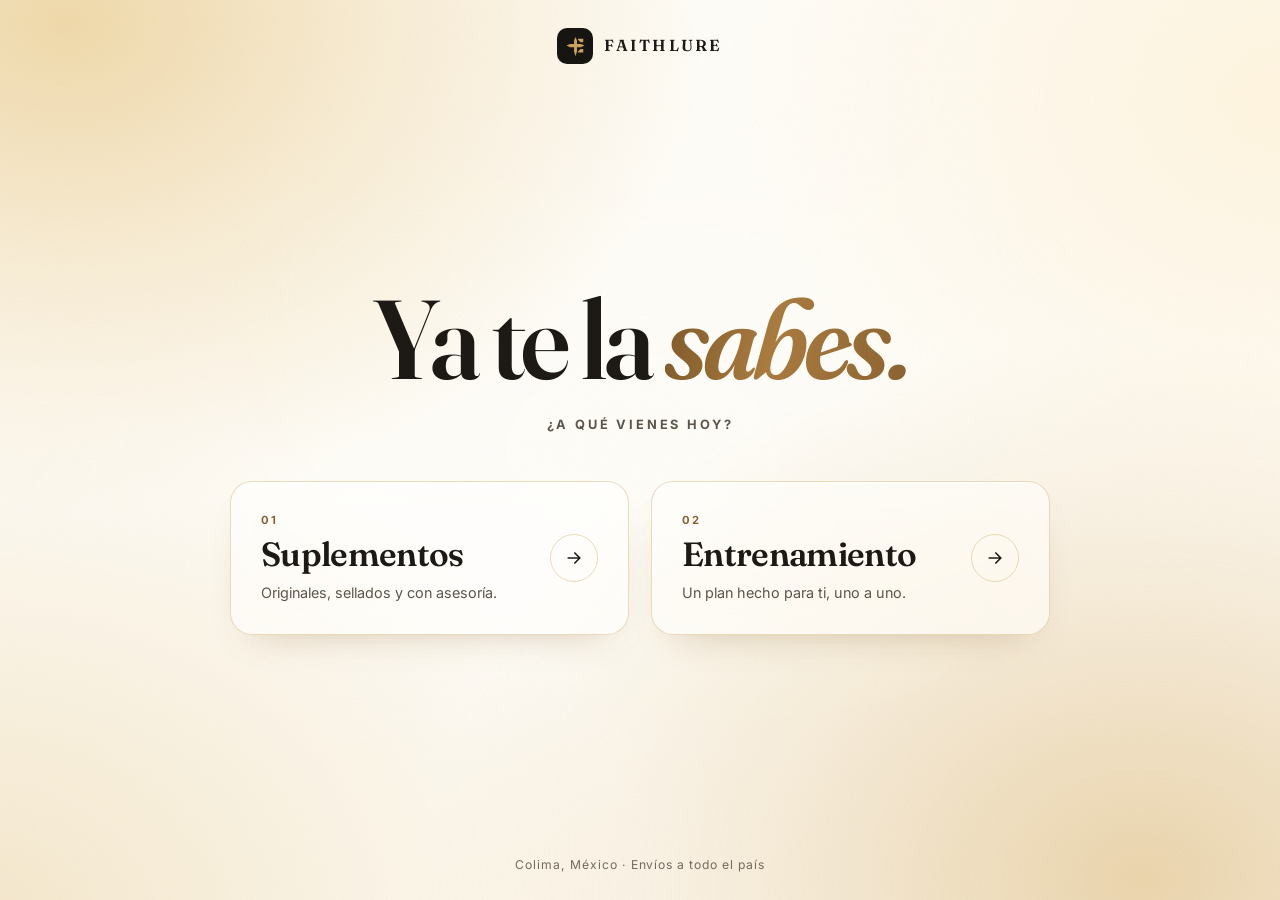
<file: index.html>
<!DOCTYPE html>
<html lang="es-MX">
<head>
<meta charset="UTF-8">
<meta name="viewport" content="width=device-width, initial-scale=1, viewport-fit=cover">
<title>FaithLure · Ya te la sabes</title>
<meta name="description" content="Suplementos originales y entrenamiento personal en Colima, México. Elige tu camino y hablamos por WhatsApp.">
<meta name="theme-color" content="#fffdf8">
<link rel="icon" href="img/faithlure-mark.svg" type="image/svg+xml">

<meta property="og:type" content="website">
<meta property="og:title" content="FaithLure · Ya te la sabes">
<meta property="og:description" content="Suplementos originales y entrenamiento personal en Colima, México.">
<meta property="og:image" content="img/perfil.png">

<link rel="preconnect" href="https://fonts.googleapis.com">
<link rel="preconnect" href="https://fonts.gstatic.com" crossorigin>
<link href="https://fonts.googleapis.com/css2?family=Fraunces:ital,opsz,wght@0,9..144,500;0,9..144,600;0,9..144,700;1,9..144,500;1,9..144,600&family=Inter:wght@400;500;600;700&display=swap" rel="stylesheet">
<link rel="stylesheet" href="assets/faithlure.css">

<!-- Las dos landings se precargan: al elegir, abren al instante -->
<link rel="prefetch" href="suplementos/">
<link rel="prefetch" href="entrenamiento/">
</head>
<body data-pagina="puerta">

<div class="fondo-oro" aria-hidden="true"></div>

<div class="puerta">
  <header class="puerta__arriba entra entra--1">
    <span class="marca" data-marca="" role="img" aria-label="FaithLure"></span>
  </header>

  <main class="puerta__centro">
    <div class="entra entra--2">
      <h1 class="puerta__lema" id="lema">Ya te la <span class="oro-texto">sabes.</span></h1>
      <p class="puerta__pregunta" id="pregunta">¿A qué vienes hoy?</p>
    </div>

    <nav class="caminos" id="caminos" aria-label="Elige tu camino">
      <a class="camino entra entra--3" href="suplementos/">
        <span><span class="camino__num">01</span><span class="camino__titulo">Suplementos</span></span>
      </a>
      <a class="camino entra entra--4" href="entrenamiento/">
        <span><span class="camino__num">02</span><span class="camino__titulo">Entrenamiento</span></span>
      </a>
    </nav>
  </main>

  <footer class="puerta__pie entra entra--4" id="puertaPie">Colima, México</footer>
</div>

<script src="config.js"></script>
<script src="assets/faithlure.js"></script>
</body>
</html>
</file>
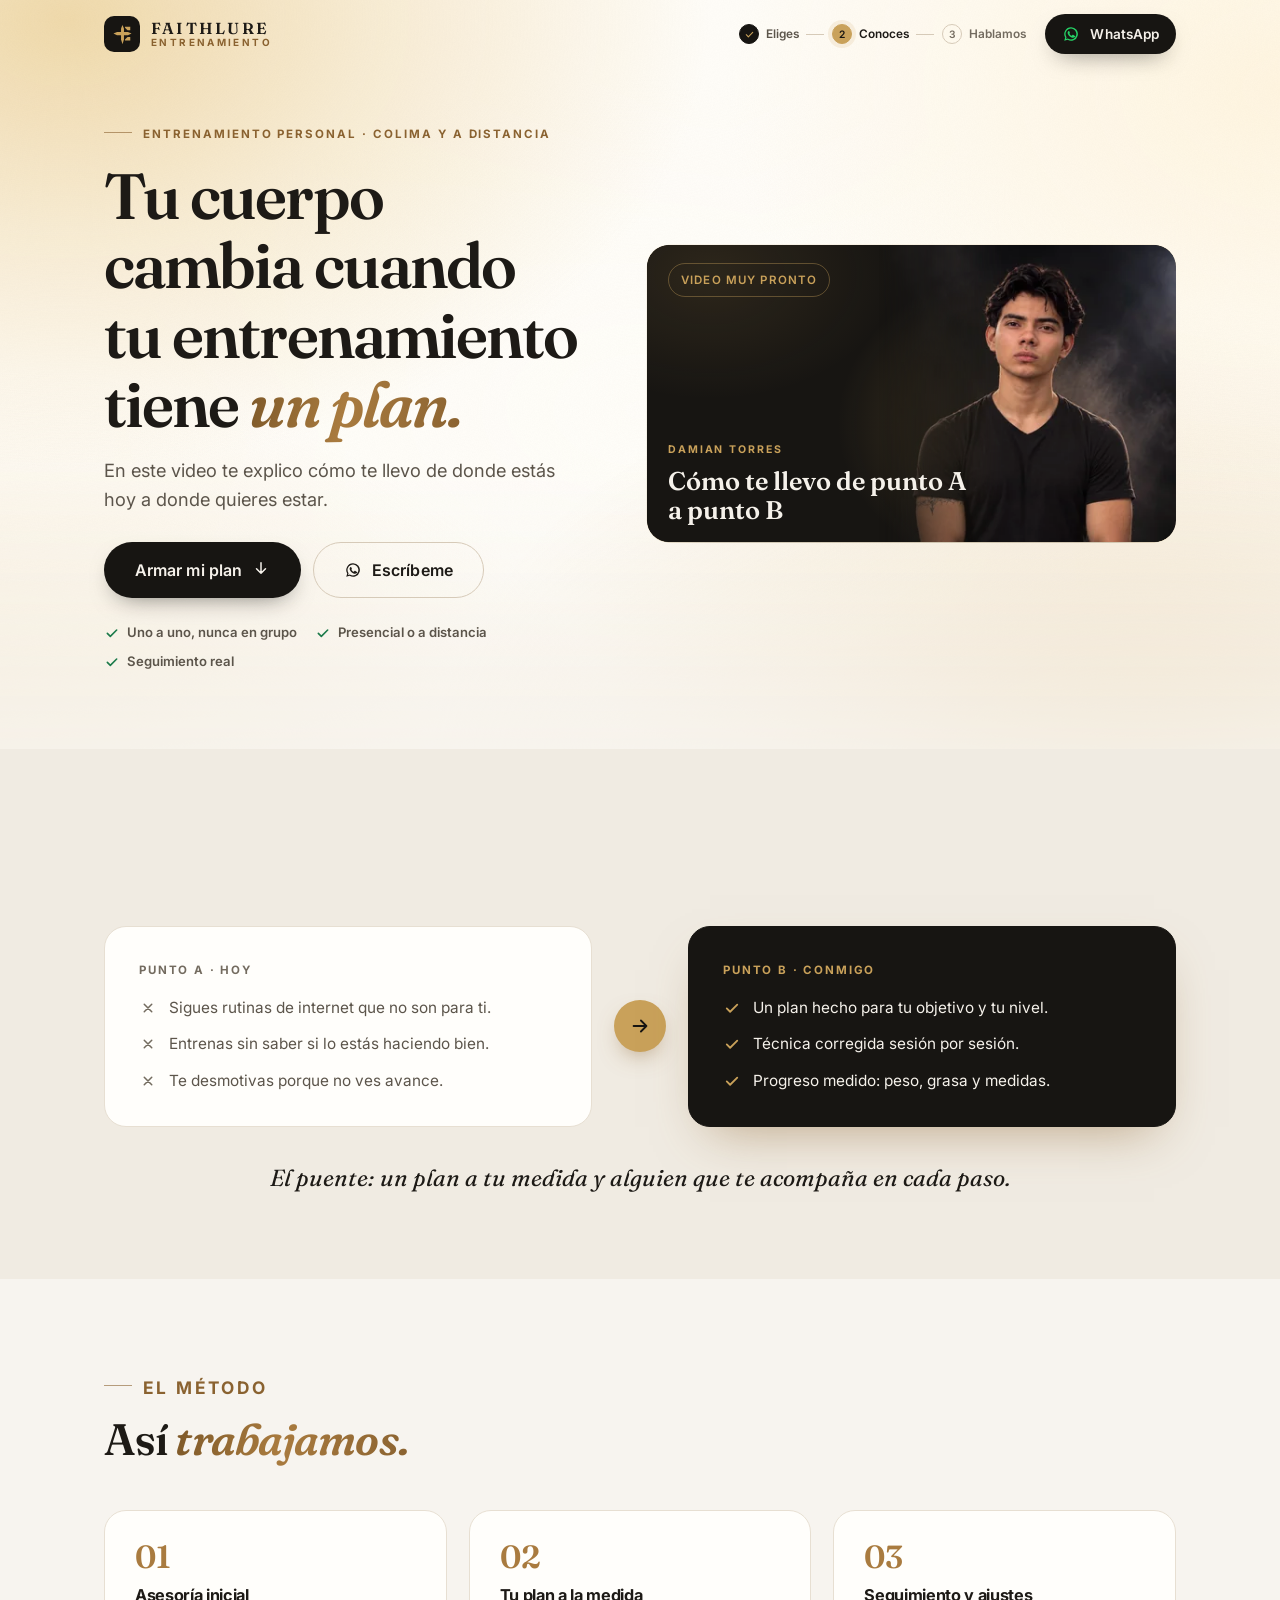
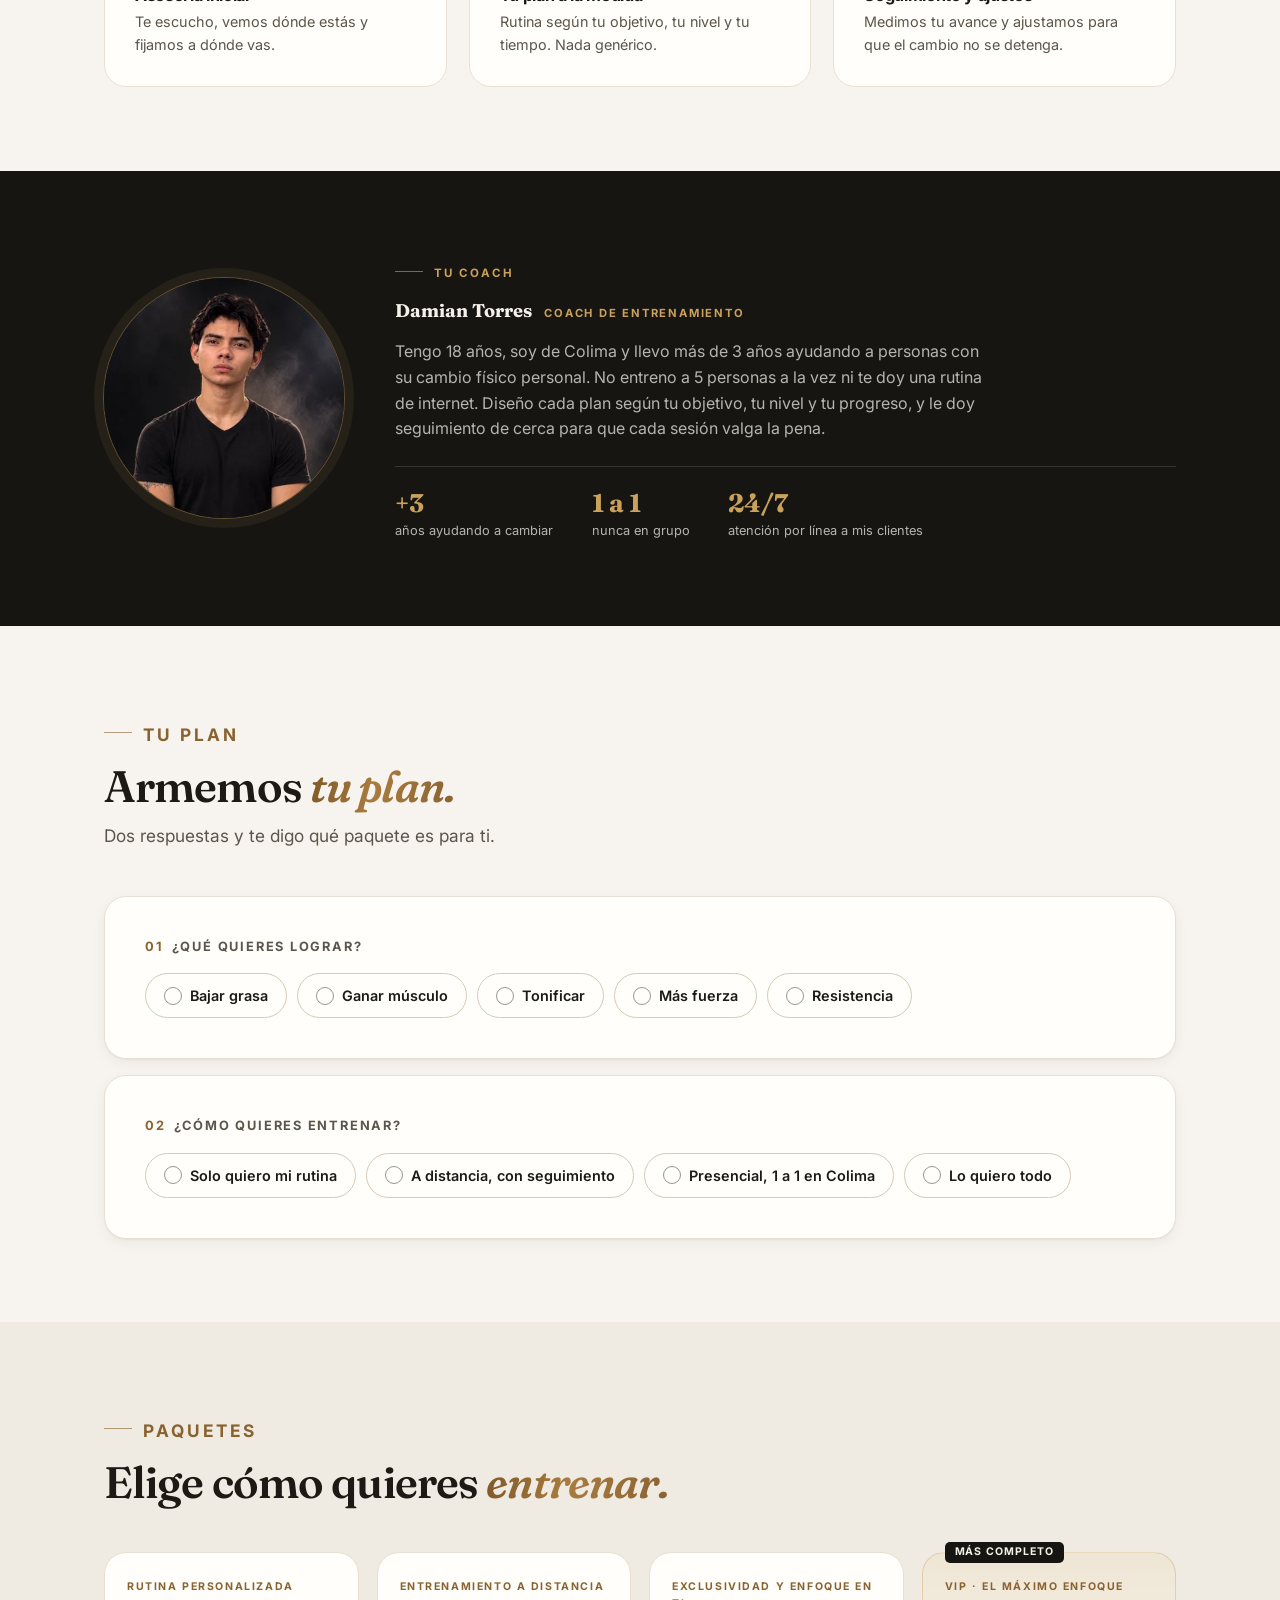
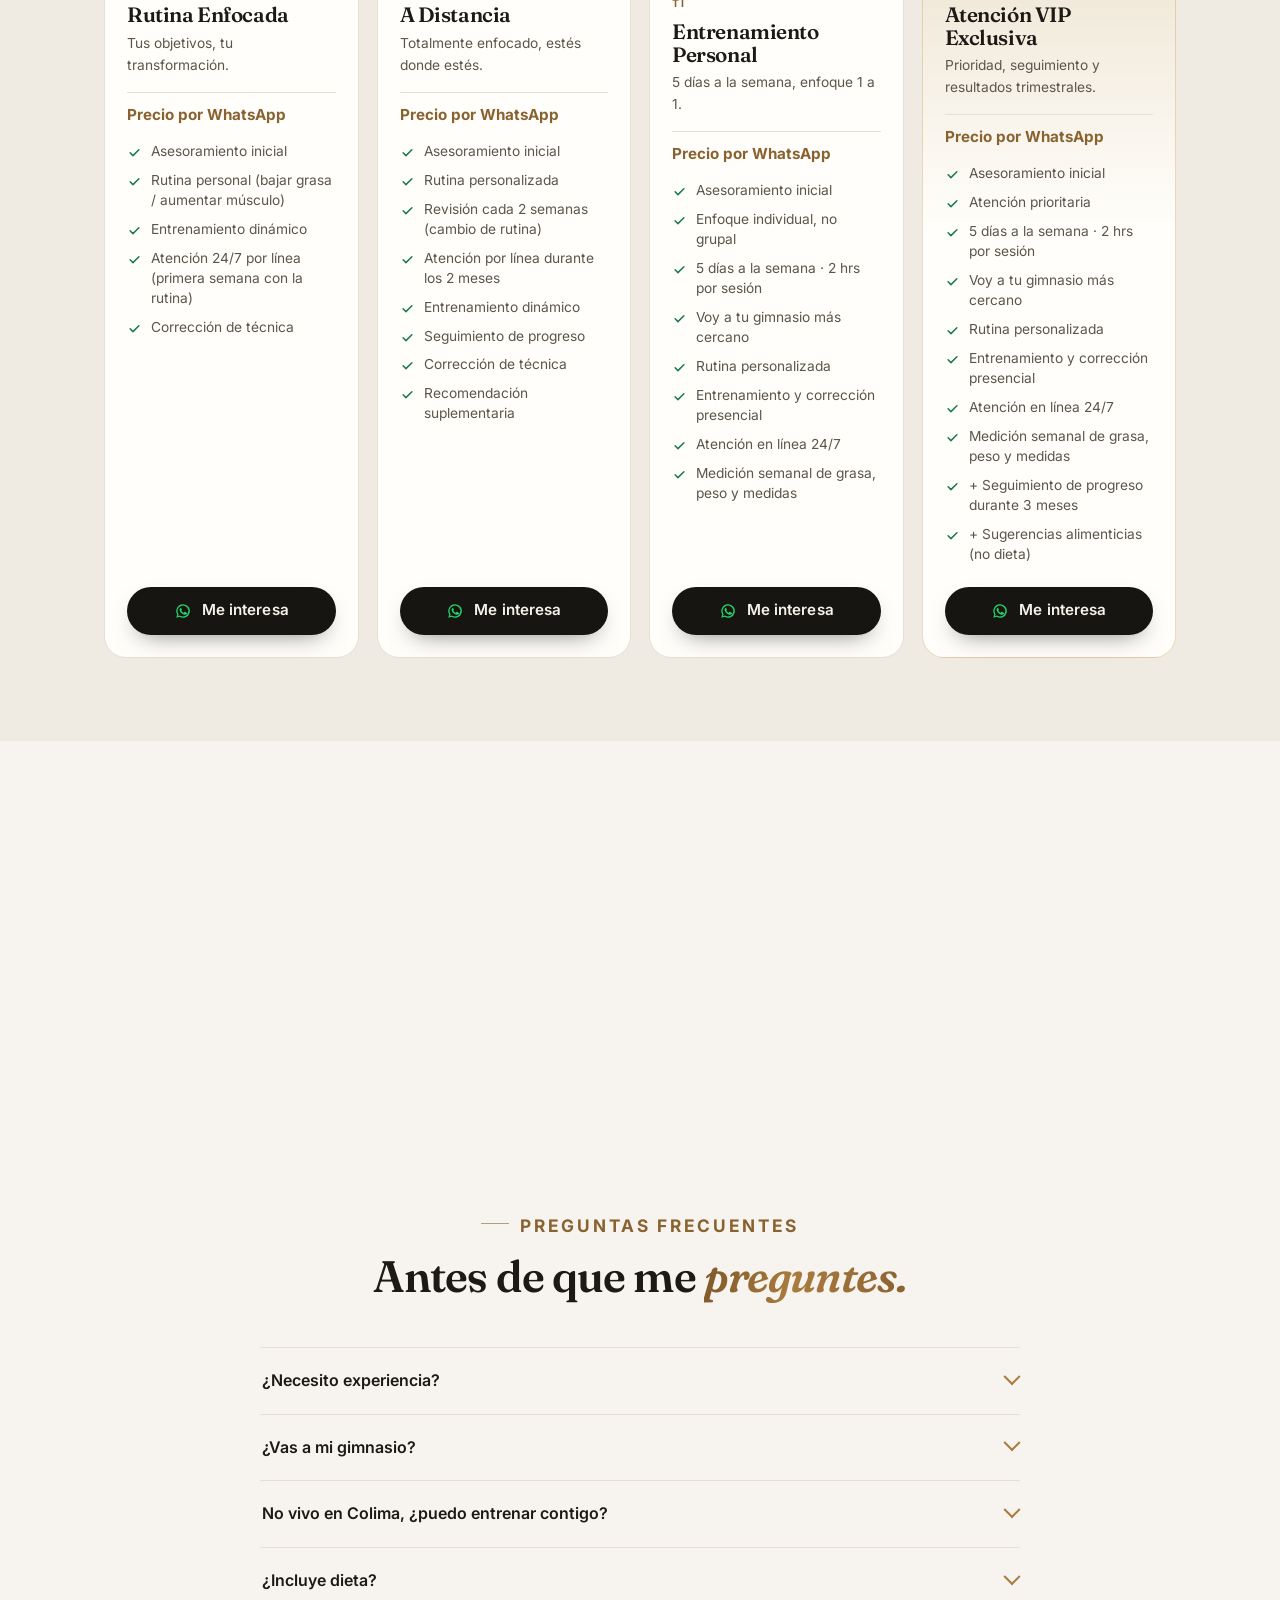
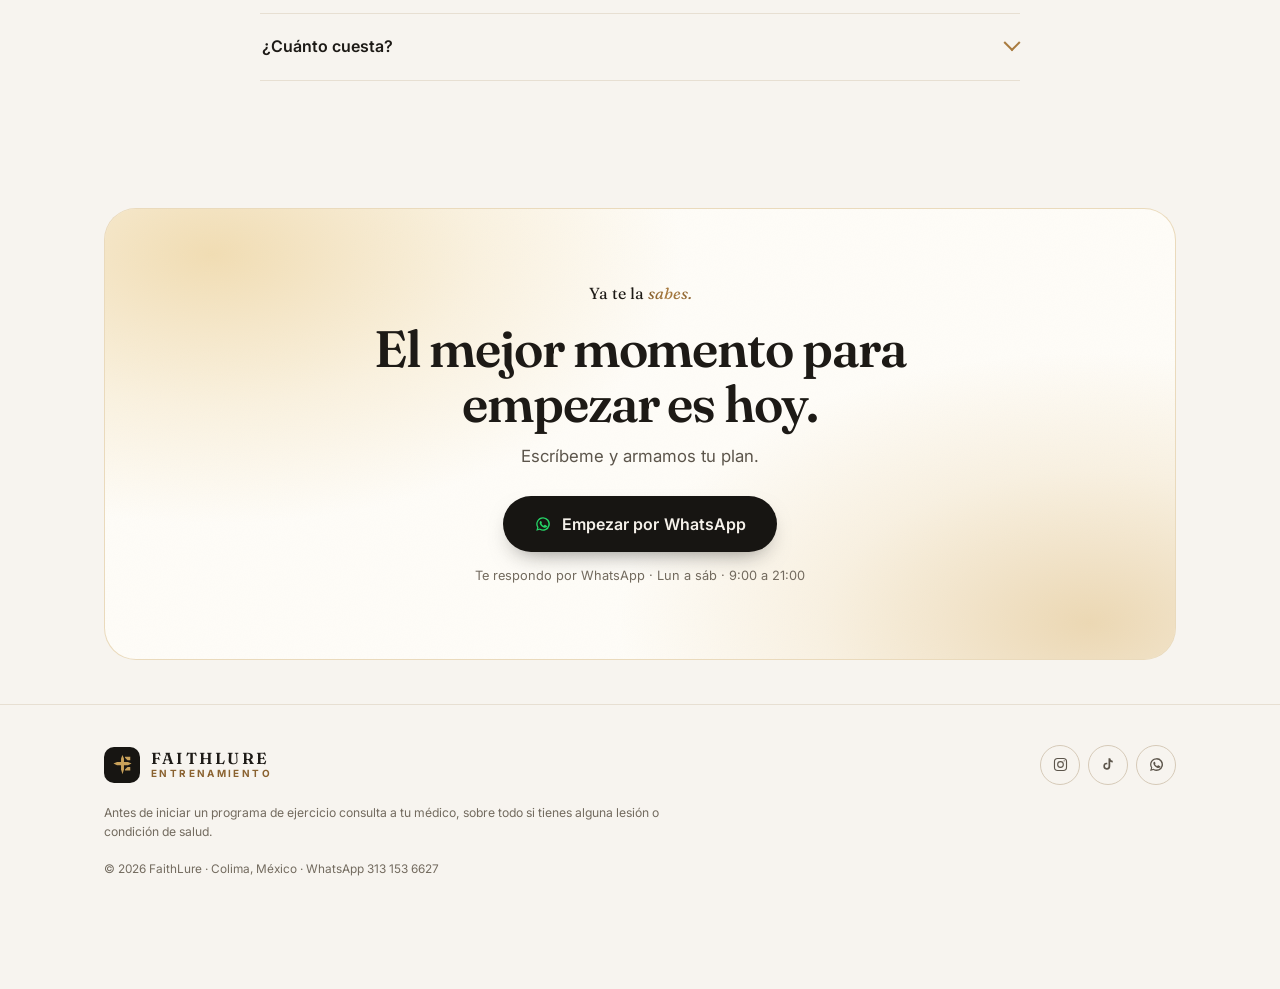
<file: entrenamiento/index.html>
<!DOCTYPE html>
<html lang="es-MX">
<head>
<meta charset="UTF-8">
<meta name="viewport" content="width=device-width, initial-scale=1, viewport-fit=cover">
<title>Entrenamiento personal en Colima · FaithLure</title>
<meta name="description" content="Entrenamiento uno a uno con Damian Torres, presencial en Colima o a distancia. Arma tu plan en dos respuestas y empieza por WhatsApp.">
<meta name="theme-color" content="#fffdf8">
<link rel="icon" href="../img/faithlure-mark.svg" type="image/svg+xml">

<meta property="og:type" content="website">
<meta property="og:title" content="Entrenamiento personal en Colima · FaithLure">
<meta property="og:description" content="Entrenamiento uno a uno con Damian Torres, presencial en Colima o a distancia. Arma tu plan en dos respuestas y empieza por WhatsApp.">
<meta property="og:image" content="../img/perfil.png">

<link rel="preconnect" href="https://fonts.googleapis.com">
<link rel="preconnect" href="https://fonts.gstatic.com" crossorigin>
<link href="https://fonts.googleapis.com/css2?family=Fraunces:ital,opsz,wght@0,9..144,500;0,9..144,600;0,9..144,700;1,9..144,500;1,9..144,600&family=Inter:wght@400;500;600;700&display=swap" rel="stylesheet">
<link rel="stylesheet" href="../assets/faithlure.css">
</head>
<body class="landing" data-pagina="entrenamiento" data-base="../">

<a class="salto" href="#contenido">Saltar al contenido</a>
<div class="fondo-oro fondo-oro--arriba" aria-hidden="true"></div>

<header class="barra" id="barra">
  <div class="contenedor barra__dentro">
    <a class="marca" href="../" data-marca="Entrenamiento" aria-label="FaithLure, volver al inicio"></a>
    <div class="pasos" id="pasos"></div>
    <a class="btn btn--tinta btn--chico" data-wa="general" data-origen="barra" href="#">
      <svg class="ico-wa" viewBox="0 0 24 24" fill="currentColor" aria-hidden="true"><path d="M12 3a9 9 0 0 0-7.7 13.6L3 21l4.5-1.3A9 9 0 1 0 12 3zm0 16.2a7.2 7.2 0 0 1-3.7-1l-.3-.2-2.7.8.8-2.6-.2-.3A7.2 7.2 0 1 1 12 19.2zm4-5.4c-.2-.1-1.3-.6-1.5-.7-.2-.1-.3-.1-.5.1s-.6.7-.7.9-.3.2-.5.1a5.9 5.9 0 0 1-1.7-1 6.4 6.4 0 0 1-1.2-1.5c-.1-.2 0-.3.1-.4l.3-.4c.1-.1.1-.2.2-.4a.4.4 0 0 0 0-.4c-.1-.1-.5-1.2-.7-1.6s-.4-.4-.5-.4h-.4a.9.9 0 0 0-.6.3 2.6 2.6 0 0 0-.8 2c0 1.2.9 2.3 1 2.5s1.7 2.6 4.2 3.6a5.4 5.4 0 0 0 3.2.2 2.4 2.4 0 0 0 1.5-1.1c.2-.4.2-.7.1-.8s-.2-.1-.4-.2z"/></svg>
      <span class="btn__texto">WhatsApp</span>
    </a>
  </div>
</header>

<main id="contenido">
  <section class="intro">
    <div class="contenedor intro__rejilla">
      <div class="intro__cabeza">
        <p class="antes" id="introAntes"></p>
        <h1 class="intro__titulo" id="introTitulo"></h1>
        <p class="intro__sub" id="introSub"></p>
      </div>
      <div class="intro__video"><div class="video" id="video"></div></div>
      <div class="intro__pie">
        <div class="intro__acciones" id="introAcciones"></div>
        <ul class="sellos" id="introSellos"></ul>
      </div>
    </div>
  </section>
  <section class="seccion seccion--papel2" id="ab"></section>
  <section class="seccion" id="metodo"></section>
  <section class="seccion seccion--tinta" id="coach"></section>
  <section class="seccion" id="plan"></section>
  <section class="seccion seccion--papel2" id="paquetes"></section>
  <section class="seccion seccion--apretada" id="cupos"></section>
  <section class="seccion" id="testimonios" hidden></section>
  <section class="seccion" id="preguntas"></section>
  <section class="seccion seccion--apretada" id="cierre"></section>
</main>

<footer class="pie" id="pie"></footer>

<div class="fija" id="fija" aria-hidden="true"></div>

<div class="capa" id="capa" hidden>
  <div class="capa__fondo" data-cerrar></div>
  <div class="capa__caja" role="dialog" aria-modal="true" aria-labelledby="capaTitulo">
    <button class="capa__cerrar" type="button" data-cerrar aria-label="Cerrar"></button>
    <div id="capaCuerpo"></div>
  </div>
</div>

<div class="aviso" id="aviso" role="status" aria-live="polite"></div>

<noscript>
  <p style="padding:24px;text-align:center">Escríbeme por WhatsApp:
    <a href="https://wa.me/523131536627">313 153 6627</a></p>
</noscript>

<script src="../config.js"></script>
<script src="../assets/faithlure.js"></script>
</body>
</html>
</file>
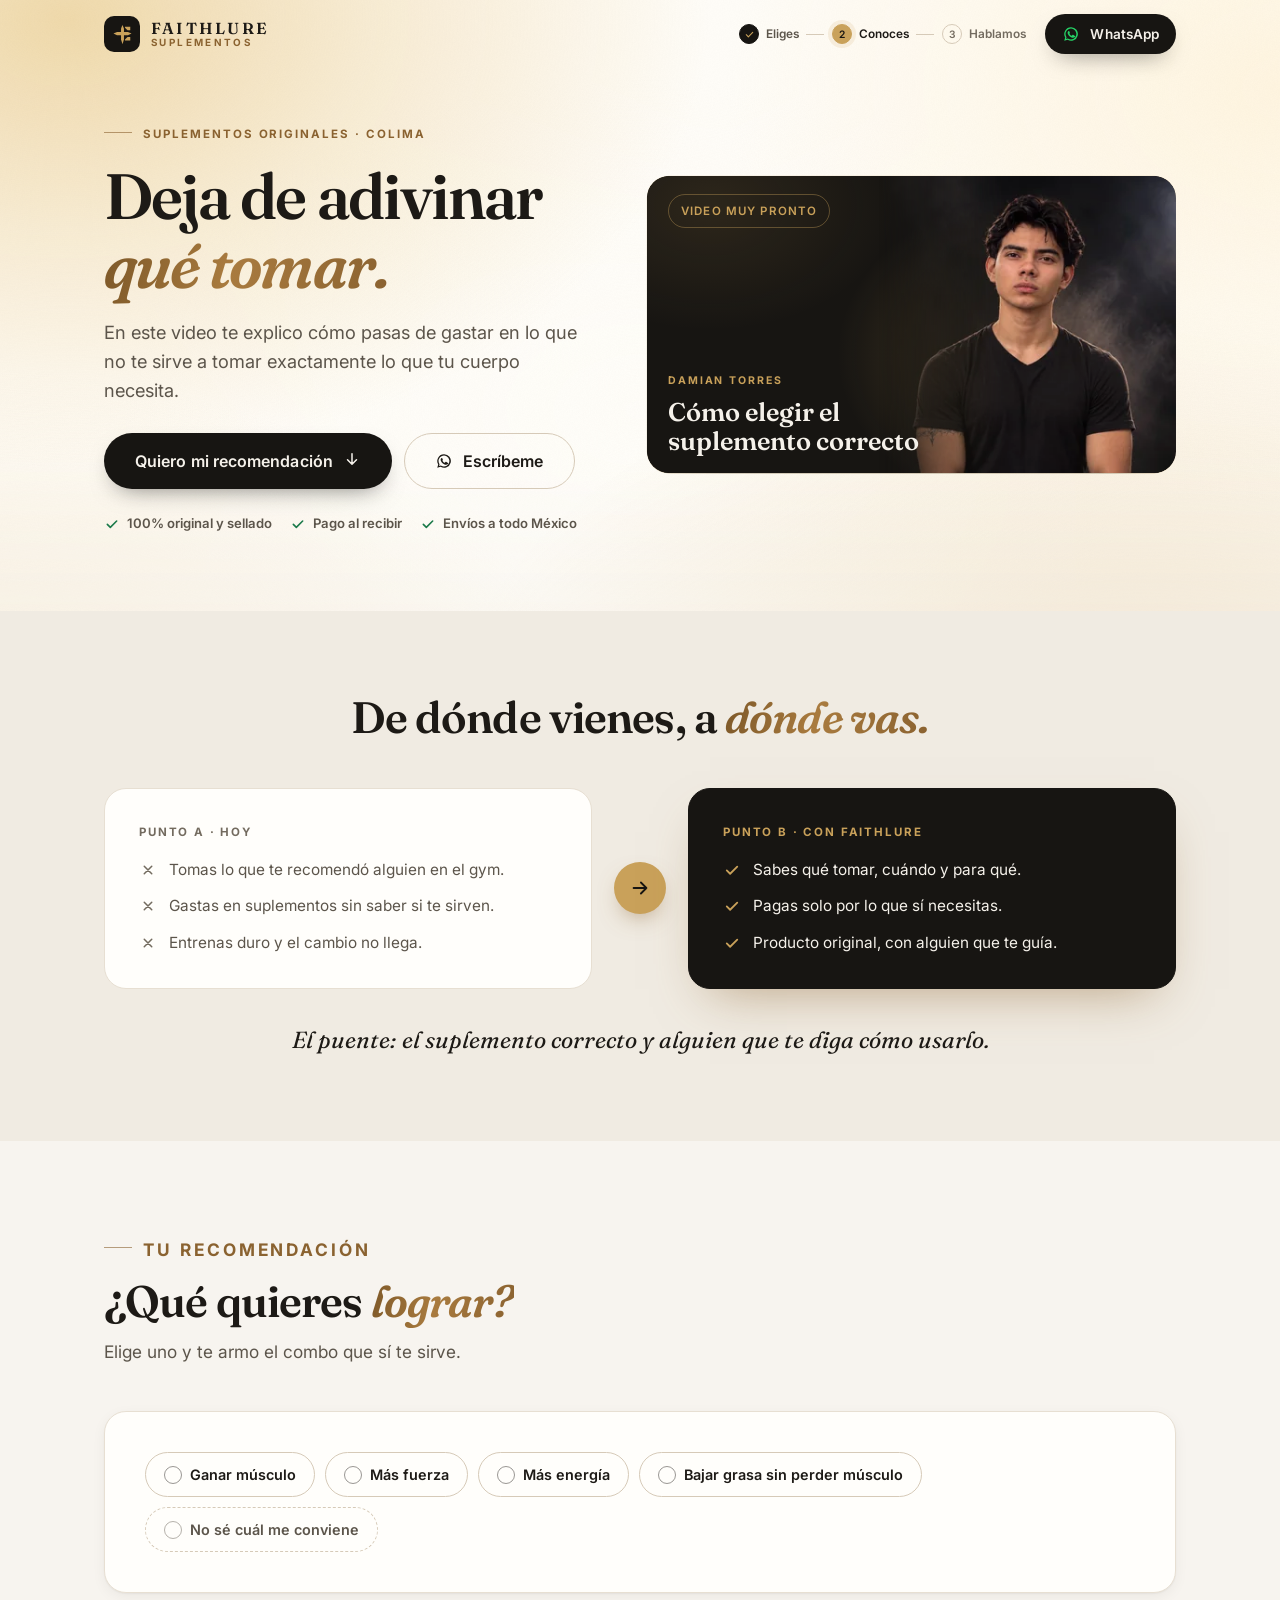
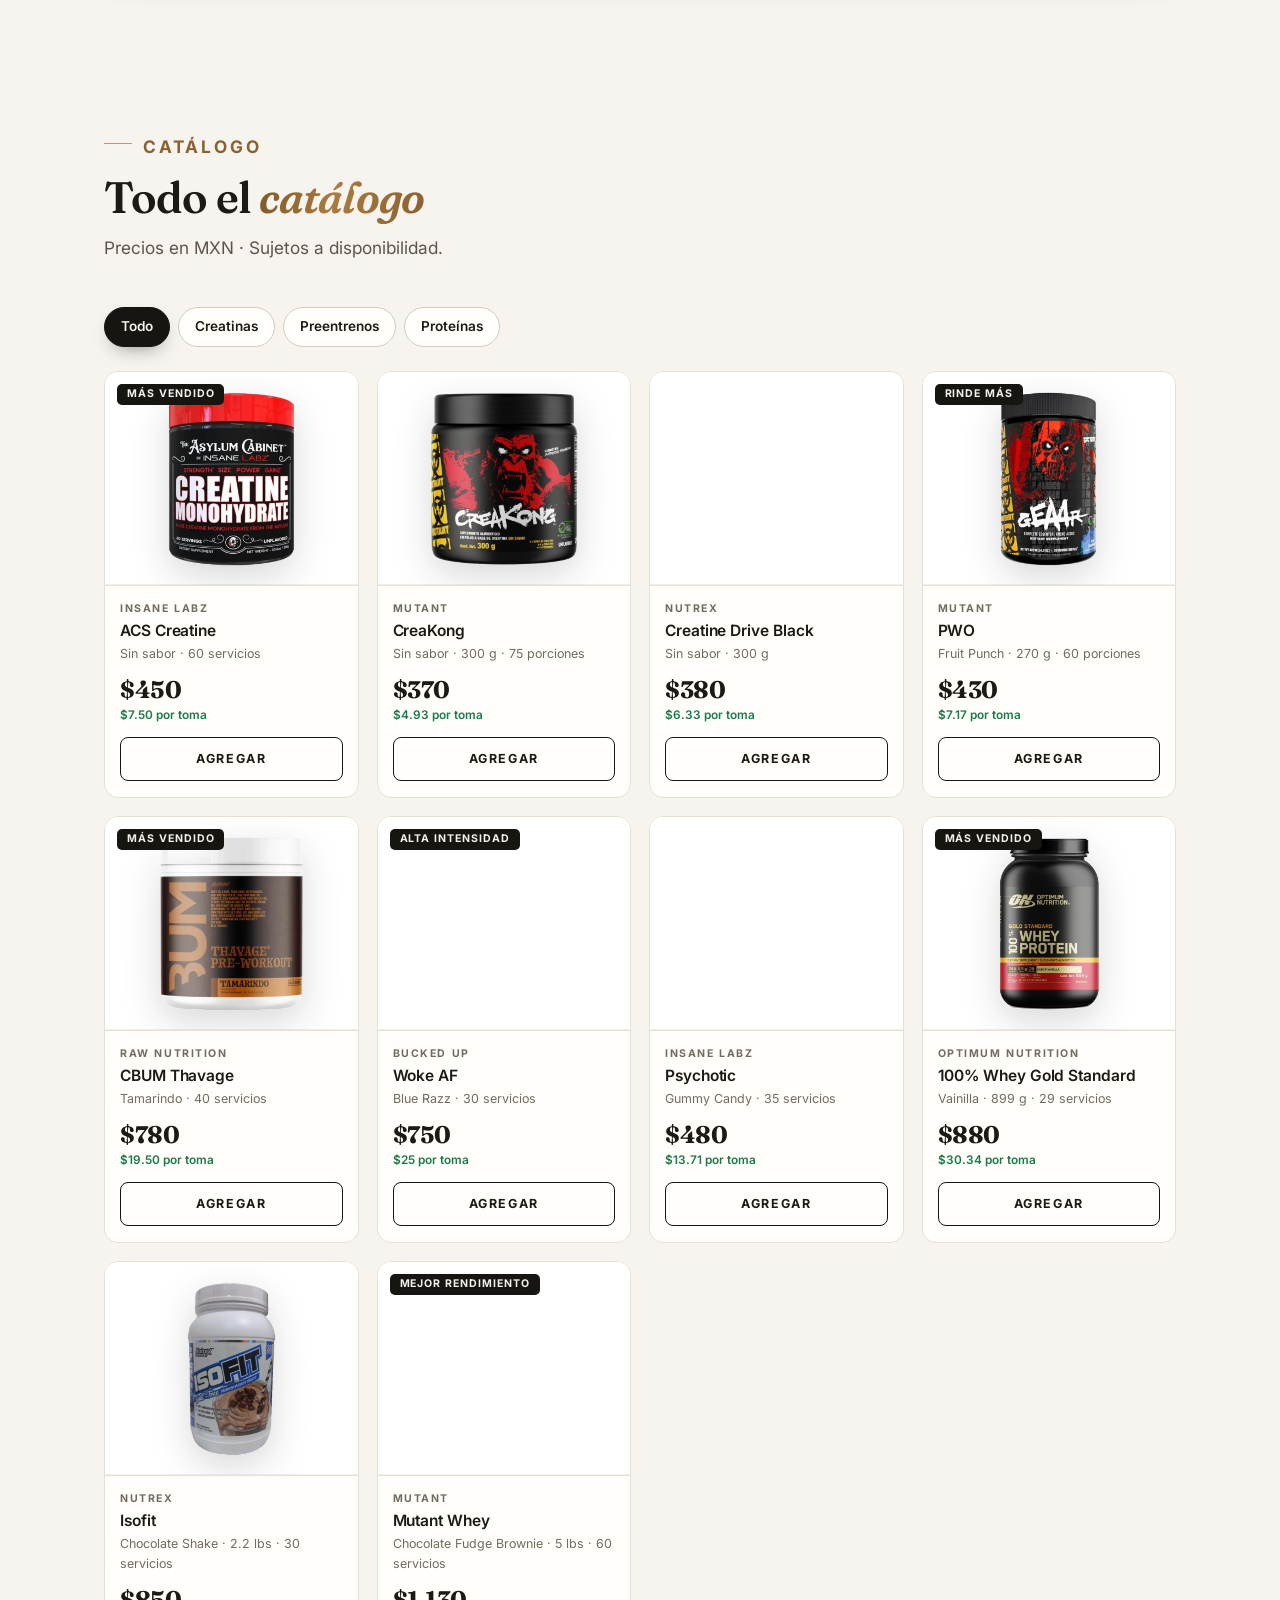
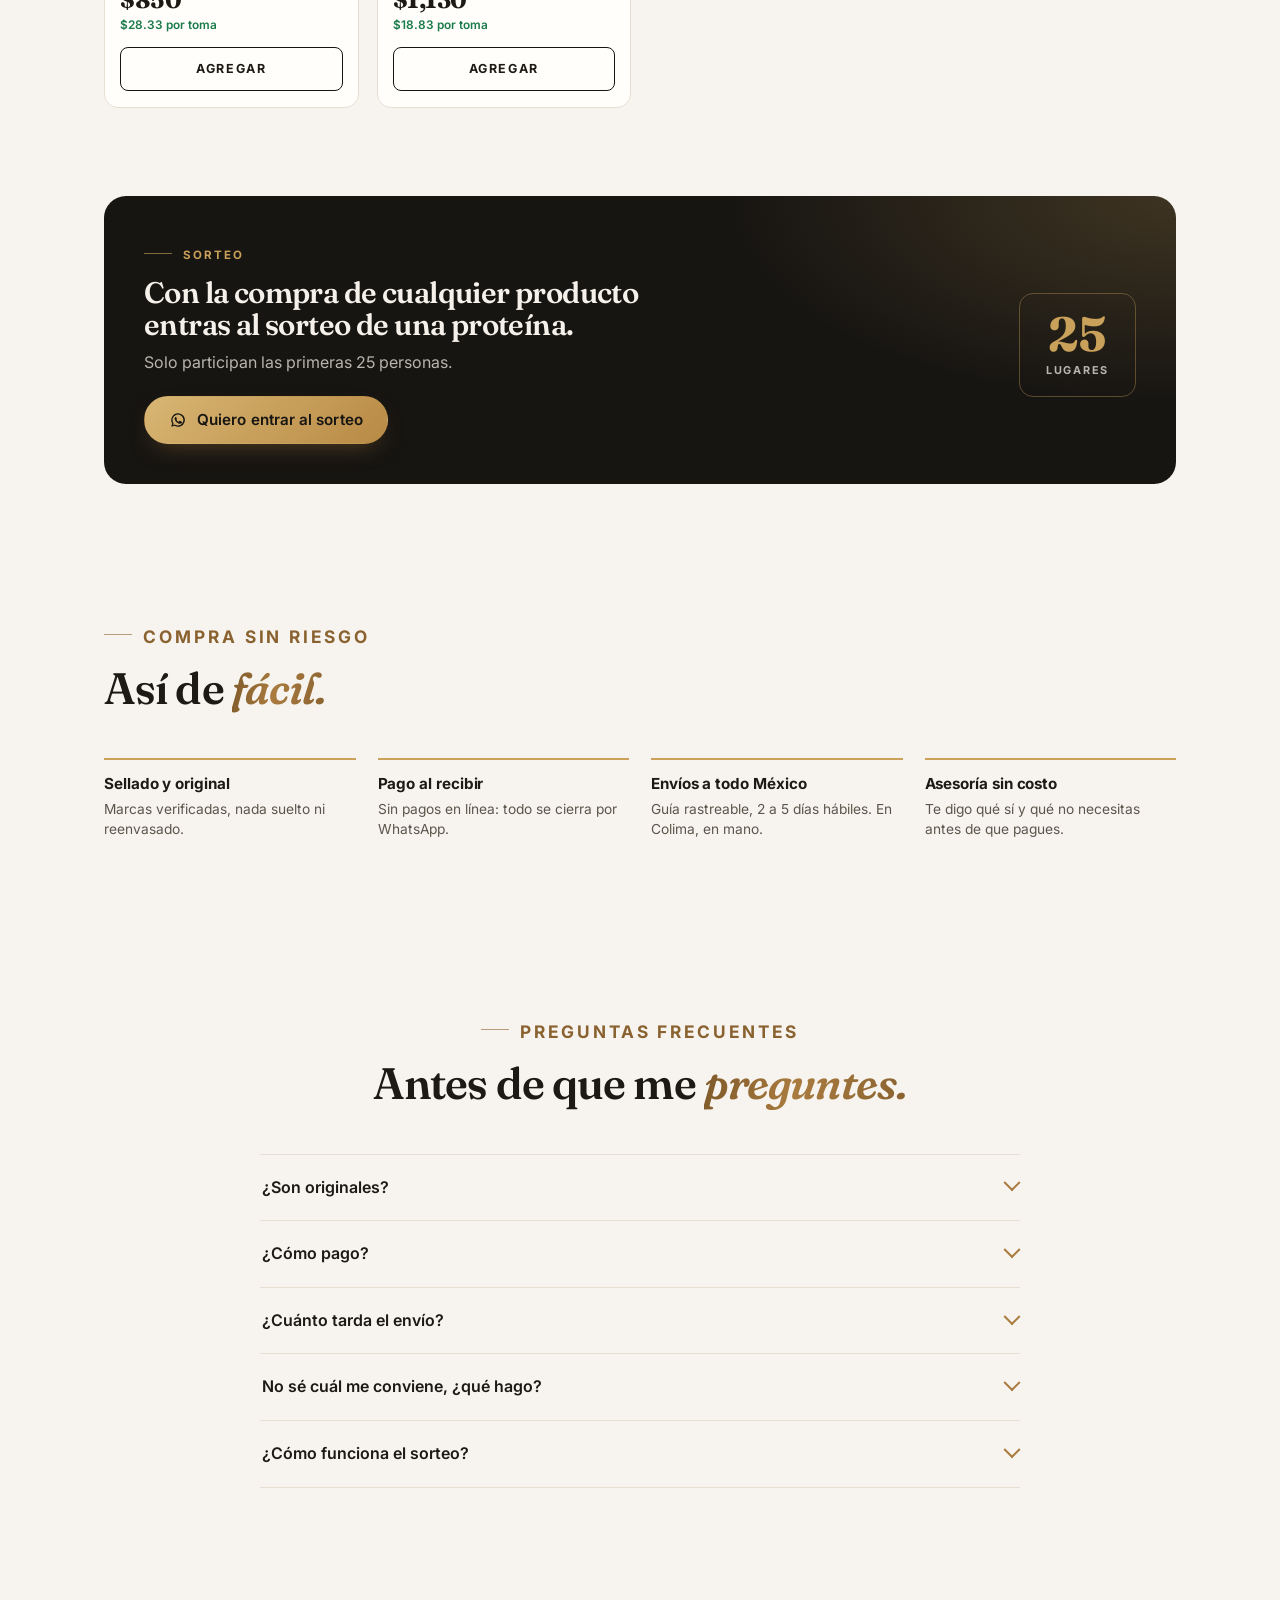
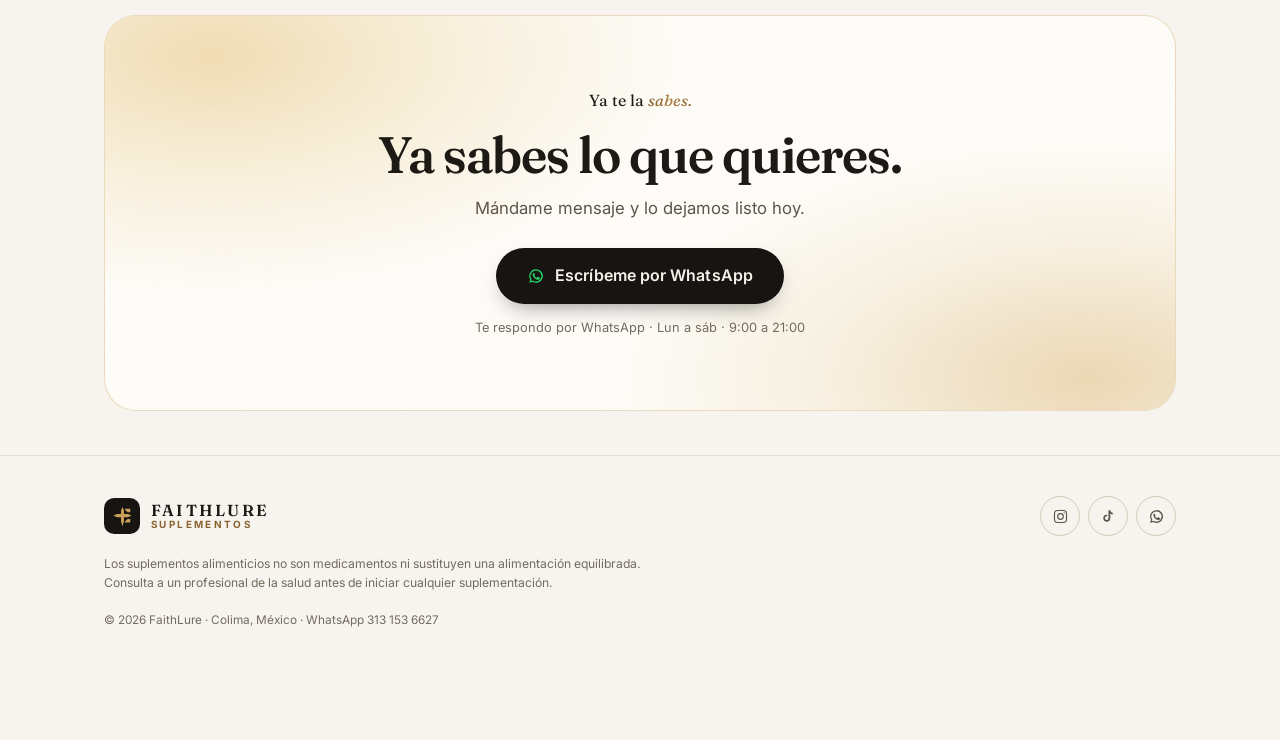
<file: suplementos/index.html>
<!DOCTYPE html>
<html lang="es-MX">
<head>
<meta charset="UTF-8">
<meta name="viewport" content="width=device-width, initial-scale=1, viewport-fit=cover">
<title>Suplementos originales en Colima · FaithLure</title>
<meta name="description" content="Creatinas, preentrenos y proteínas originales y sellados. Elige tu objetivo, te armo tu combo y lo pides por WhatsApp. Envíos a todo México.">
<meta name="theme-color" content="#fffdf8">
<link rel="icon" href="../img/faithlure-mark.svg" type="image/svg+xml">

<meta property="og:type" content="website">
<meta property="og:title" content="Suplementos originales en Colima · FaithLure">
<meta property="og:description" content="Creatinas, preentrenos y proteínas originales y sellados. Elige tu objetivo, te armo tu combo y lo pides por WhatsApp. Envíos a todo México.">
<meta property="og:image" content="../img/perfil.png">

<link rel="preconnect" href="https://fonts.googleapis.com">
<link rel="preconnect" href="https://fonts.gstatic.com" crossorigin>
<link href="https://fonts.googleapis.com/css2?family=Fraunces:ital,opsz,wght@0,9..144,500;0,9..144,600;0,9..144,700;1,9..144,500;1,9..144,600&family=Inter:wght@400;500;600;700&display=swap" rel="stylesheet">
<link rel="stylesheet" href="../assets/faithlure.css">
</head>
<body class="landing" data-pagina="suplementos" data-base="../">

<a class="salto" href="#contenido">Saltar al contenido</a>
<div class="fondo-oro fondo-oro--arriba" aria-hidden="true"></div>

<header class="barra" id="barra">
  <div class="contenedor barra__dentro">
    <a class="marca" href="../" data-marca="Suplementos" aria-label="FaithLure, volver al inicio"></a>
    <div class="pasos" id="pasos"></div>
    <a class="btn btn--tinta btn--chico" data-wa="general" data-origen="barra" href="#">
      <svg class="ico-wa" viewBox="0 0 24 24" fill="currentColor" aria-hidden="true"><path d="M12 3a9 9 0 0 0-7.7 13.6L3 21l4.5-1.3A9 9 0 1 0 12 3zm0 16.2a7.2 7.2 0 0 1-3.7-1l-.3-.2-2.7.8.8-2.6-.2-.3A7.2 7.2 0 1 1 12 19.2zm4-5.4c-.2-.1-1.3-.6-1.5-.7-.2-.1-.3-.1-.5.1s-.6.7-.7.9-.3.2-.5.1a5.9 5.9 0 0 1-1.7-1 6.4 6.4 0 0 1-1.2-1.5c-.1-.2 0-.3.1-.4l.3-.4c.1-.1.1-.2.2-.4a.4.4 0 0 0 0-.4c-.1-.1-.5-1.2-.7-1.6s-.4-.4-.5-.4h-.4a.9.9 0 0 0-.6.3 2.6 2.6 0 0 0-.8 2c0 1.2.9 2.3 1 2.5s1.7 2.6 4.2 3.6a5.4 5.4 0 0 0 3.2.2 2.4 2.4 0 0 0 1.5-1.1c.2-.4.2-.7.1-.8s-.2-.1-.4-.2z"/></svg>
      <span class="btn__texto">WhatsApp</span>
    </a>
  </div>
</header>

<main id="contenido">
  <section class="intro">
    <div class="contenedor intro__rejilla">
      <div class="intro__cabeza">
        <p class="antes" id="introAntes"></p>
        <h1 class="intro__titulo" id="introTitulo"></h1>
        <p class="intro__sub" id="introSub"></p>
      </div>
      <div class="intro__video"><div class="video" id="video"></div></div>
      <div class="intro__pie">
        <div class="intro__acciones" id="introAcciones"></div>
        <ul class="sellos" id="introSellos"></ul>
      </div>
    </div>
  </section>
  <section class="seccion seccion--papel2" id="ab"></section>
  <section class="seccion" id="objetivo"></section>
  <section class="seccion seccion--apretada" id="catalogo"></section>
  <section class="seccion seccion--apretada" id="sorteo"></section>
  <section class="seccion" id="confianza"></section>
  <section class="seccion seccion--papel2" id="testimonios" hidden></section>
  <section class="seccion" id="preguntas"></section>
  <section class="seccion seccion--apretada" id="cierre"></section>
</main>

<footer class="pie" id="pie"></footer>

<div class="fija" id="fija" aria-hidden="true"></div>

<div class="capa" id="capa" hidden>
  <div class="capa__fondo" data-cerrar></div>
  <div class="capa__caja" role="dialog" aria-modal="true" aria-labelledby="capaTitulo">
    <button class="capa__cerrar" type="button" data-cerrar aria-label="Cerrar"></button>
    <div id="capaCuerpo"></div>
  </div>
</div>

<div class="aviso" id="aviso" role="status" aria-live="polite"></div>

<noscript>
  <p style="padding:24px;text-align:center">Escríbeme por WhatsApp:
    <a href="https://wa.me/523131536627">313 153 6627</a></p>
</noscript>

<script src="../config.js"></script>
<script src="../assets/faithlure.js"></script>
</body>
</html>
</file>
<file: assets/faithlure.css>
/* =========================================================================
   FAITHLURE — HOJA DE ESTILOS ÚNICA
   -------------------------------------------------------------------------
   Las tres páginas (puerta, suplementos y entrenamiento) usan este mismo
   archivo. Así la marca se ve idéntica en todas: mismos colores, mismas
   tipografías, mismos botones y la misma animación al pasar el cursor.
   Para cambiar un color en todo el sitio, cámbialo en :root.
   ========================================================================= */

/* -------------------------------------------------------------------------
   1. TOKENS DE MARCA
   ------------------------------------------------------------------------- */
:root {
  /* Superficies */
  --blanco:    #fffdf8;
  --papel:     #f7f4ef;
  --papel-2:   #f0ebe2;
  --tarjeta:   #fffefb;
  --tinta:     #171512;
  --tinta-2:   #221f1b;

  /* Texto (todos pasan contraste AA sobre papel) */
  --texto:     #1d1a16;
  --texto-2:   #5c554b;
  --texto-3:   #736b5f;
  --texto-inv: #f5f1ea;
  --texto-inv-2: rgba(245, 241, 234, 0.72);

  /* Oro de la marca */
  --oro:        #c9a15a;
  --oro-claro:  #ead5a6;
  --bronce:     #a97b3f;
  --bronce-txt: #8a6230;    /* bronce para texto pequeño: pasa contraste */
  --oro-suave:  rgba(201, 161, 90, 0.14);
  --oro-linea:  rgba(201, 161, 90, 0.38);

  /* Acentos puntuales */
  --arcilla: #b23a2e;       /* solo para escasez: lugares, rebajas */
  --verde:   #1b7a4a;       /* oscuro para que el "por toma" pase contraste */
  --wa:      #25d366;       /* solo el ícono de WhatsApp */

  /* Líneas */
  --linea:   #e7dfd2;
  --linea-2: #d6cab8;
  --linea-inv: rgba(245, 241, 234, 0.14);

  /* Tipografía */
  --f-display: 'Fraunces', 'Iowan Old Style', Georgia, serif;
  --f-texto: 'Inter', -apple-system, BlinkMacSystemFont, 'Segoe UI', Roboto, sans-serif;

  /* Medidas */
  --ancho: 1160px;
  --margen: clamp(18px, 5vw, 44px);
  --r-s: 8px;
  --r-m: 14px;
  --r-l: 22px;
  --r-pill: 999px;

  --sombra-s: 0 1px 2px rgba(23, 21, 18, 0.05), 0 4px 14px rgba(23, 21, 18, 0.05);
  --sombra-m: 0 6px 16px rgba(23, 21, 18, 0.06), 0 18px 40px rgba(23, 21, 18, 0.09);
  --sombra-oro: 0 22px 50px -22px rgba(138, 98, 48, 0.55);

  --suave: cubic-bezier(0.22, 0.61, 0.36, 1);
  --resorte: cubic-bezier(0.2, 0.9, 0.25, 1.15);
}

/* -------------------------------------------------------------------------
   2. BASE
   ------------------------------------------------------------------------- */
*, *::before, *::after { box-sizing: border-box; }

html {
  -webkit-text-size-adjust: 100%;
  scroll-behavior: smooth;
  scroll-padding-top: 84px;
}

body {
  margin: 0;
  min-height: 100vh;
  background: var(--papel);
  color: var(--texto);
  font-family: var(--f-texto);
  font-size: 1rem;
  line-height: 1.6;
  -webkit-font-smoothing: antialiased;
  -moz-osx-font-smoothing: grayscale;
  overflow-x: hidden;
}

h1, h2, h3, h4 {
  margin: 0;
  font-family: var(--f-display);
  font-weight: 600;
  line-height: 1.08;
  letter-spacing: -0.02em;
  color: var(--texto);
}
p { margin: 0; color: var(--texto-2); }
a { color: inherit; text-decoration: none; }
img { max-width: 100%; display: block; }
ul, ol { margin: 0; padding: 0; list-style: none; }
button { font: inherit; color: inherit; }
[hidden] { display: none !important; }

:focus-visible {
  outline: 2px solid var(--bronce);
  outline-offset: 3px;
  border-radius: 4px;
}
::selection { background: var(--oro-claro); color: var(--tinta); }

.salto {
  position: absolute;
  left: -9999px;
  top: 10px;
  z-index: 300;
  padding: 10px 16px;
  border-radius: var(--r-s);
  background: var(--tinta);
  color: var(--texto-inv);
}
.salto:focus { left: 10px; }

.contenedor {
  width: 100%;
  max-width: var(--ancho);
  margin: 0 auto;
  padding-inline: var(--margen);
}

/* -------------------------------------------------------------------------
   3. ÁTOMOS DE MARCA
   ------------------------------------------------------------------------- */

/* Logo: la cruz de FaithLure + el nombre */
.marca {
  display: inline-flex;
  align-items: center;
  gap: 11px;
  color: var(--texto);
}
.marca__cruz {
  display: grid;
  place-items: center;
  width: 36px;
  height: 36px;
  border-radius: 10px;
  background: var(--tinta);
  color: var(--oro);
  flex-shrink: 0;
}
.marca__cruz svg { width: 21px; height: 21px; }
.marca__nombre {
  display: flex;
  flex-direction: column;
  line-height: 1.1;
}
.marca__nombre b {
  font-family: var(--f-display);
  font-size: 1rem;
  font-weight: 600;
  letter-spacing: 0.14em;
}
.marca__nombre small {
  font-size: 0.62rem;
  font-weight: 700;
  letter-spacing: 0.24em;
  text-transform: uppercase;
  color: var(--bronce-txt);
}

/* Antetítulo con raya */
.antes {
  display: inline-flex;
  align-items: flex-start;
  gap: 11px;
  font-size: 0.72rem;
  font-weight: 700;
  letter-spacing: 0.17em;
  text-transform: uppercase;
  color: var(--bronce-txt);
}
.antes::before {
  content: "";
  width: 28px;
  height: 1px;
  margin-top: 0.62em;
  flex-shrink: 0;
  background: currentColor;
  opacity: 0.6;
}

/* Texto con acabado de oro (legible: nunca baja de 3:1) */
.oro-texto {
  font-style: italic;
  background: linear-gradient(100deg, #7d5828 0%, #a97b3f 45%, #8a6230 100%);
  -webkit-background-clip: text;
  background-clip: text;
  color: transparent;
  font-variation-settings: 'SOFT' 50, 'WONK' 1;
}

/* --- Botones ------------------------------------------------------------
   La animación al pasar el cursor es la misma en todo el sitio:
   sube un poco, cruza un destello y la flecha avanza.                     */
.btn {
  position: relative;
  display: inline-flex;
  align-items: center;
  justify-content: center;
  gap: 10px;
  min-height: 48px;
  padding: 13px 24px;
  border: 1px solid transparent;
  border-radius: var(--r-pill);
  font-family: var(--f-texto);
  font-size: 0.95rem;
  font-weight: 600;
  line-height: 1.2;
  letter-spacing: 0.005em;
  text-align: center;
  cursor: pointer;
  overflow: hidden;
  isolation: isolate;
  transition: transform 0.3s var(--suave), box-shadow 0.3s var(--suave),
              background 0.3s var(--suave), border-color 0.3s var(--suave), color 0.3s var(--suave);
}
.btn svg { width: 18px; height: 18px; flex-shrink: 0; }
.btn::before {
  content: "";
  position: absolute;
  inset: 0;
  z-index: -1;
  background: linear-gradient(110deg, transparent 30%, rgba(255, 255, 255, 0.34) 50%, transparent 70%);
  transform: translateX(-130%);
  transition: transform 0.75s var(--suave);
}
.btn:hover::before, .btn:focus-visible::before { transform: translateX(130%); }
.btn:hover { transform: translateY(-2px); }
.btn:active { transform: translateY(0) scale(0.98); }
.btn .flecha { transition: transform 0.3s var(--suave); }
.btn:hover .flecha { transform: translateX(4px); }

.btn--tinta {
  background: var(--tinta);
  color: var(--texto-inv);
  box-shadow: 0 10px 24px -12px rgba(23, 21, 18, 0.6);
}
.btn--tinta:hover {
  box-shadow: 0 16px 34px -14px rgba(23, 21, 18, 0.65), 0 0 0 4px var(--oro-suave);
}
.btn--tinta .ico-wa { color: var(--wa); }

.btn--claro {
  background: transparent;
  color: var(--texto);
  border-color: var(--linea-2);
}
.btn--claro:hover { border-color: var(--tinta); background: rgba(23, 21, 18, 0.03); }

.btn--oro {
  background: linear-gradient(135deg, #d8b673, #b88a45);
  color: var(--tinta);
  box-shadow: 0 10px 24px -12px rgba(138, 98, 48, 0.7);
}
.btn--oro:hover { box-shadow: 0 16px 34px -14px rgba(138, 98, 48, 0.75), 0 0 0 4px rgba(245, 241, 234, 0.12); }

.btn--grande { min-height: 56px; padding: 16px 30px; font-size: 1rem; }
.btn--chico { min-height: 40px; padding: 9px 16px; font-size: 0.85rem; }
.btn--bloque { width: 100%; }

/* Chips del selector: se eligen con un toque */
.chip {
  display: inline-flex;
  align-items: center;
  gap: 8px;
  min-height: 44px;
  padding: 10px 18px;
  border: 1px solid var(--linea-2);
  border-radius: var(--r-pill);
  background: var(--tarjeta);
  color: var(--texto);
  font-size: 0.9rem;
  font-weight: 600;
  cursor: pointer;
  transition: transform 0.25s var(--resorte), border-color 0.25s var(--suave),
              background 0.25s var(--suave), color 0.25s var(--suave), box-shadow 0.25s var(--suave);
}
.chip:hover { border-color: var(--bronce); transform: translateY(-2px); }
.chip[aria-pressed="true"] {
  background: var(--tinta);
  border-color: var(--tinta);
  color: var(--texto-inv);
  box-shadow: 0 8px 20px -10px rgba(23, 21, 18, 0.6);
}
.chip__marca {
  display: grid;
  place-items: center;
  width: 18px;
  height: 18px;
  border-radius: 50%;
  border: 1.5px solid currentColor;
  opacity: 0.45;
  transition: all 0.25s var(--suave);
}
.chip__marca svg { width: 11px; height: 11px; opacity: 0; }
.chip[aria-pressed="true"] .chip__marca { opacity: 1; background: var(--oro); border-color: var(--oro); color: var(--tinta); }
.chip[aria-pressed="true"] .chip__marca svg { opacity: 1; }
.chip--suave { border-style: dashed; color: var(--texto-2); }

/* Distintivos */
.sello {
  display: inline-flex;
  align-items: center;
  padding: 5px 10px;
  border-radius: 5px;
  font-size: 0.66rem;
  font-weight: 700;
  letter-spacing: 0.09em;
  text-transform: uppercase;
  line-height: 1;
  background: var(--tinta);
  color: var(--texto-inv);
}
.sello--oro { background: var(--oro); color: var(--tinta); }
.sello--rebaja { background: var(--arcilla); color: #fff; }

/* -------------------------------------------------------------------------
   4. FONDO DIFUMINADO BLANCO Y ORO
   Sin texturas ni líneas: solo luz dorada suave sobre blanco.
   ------------------------------------------------------------------------- */
.fondo-oro {
  position: fixed;
  inset: 0;
  z-index: -1;
  overflow: hidden;
  background: var(--blanco);
  pointer-events: none;
}
.fondo-oro::before {
  content: "";
  position: absolute;
  inset: -20%;
  background:
    radial-gradient(46% 50% at 18% 16%, rgba(236, 208, 150, 0.8), rgba(236, 208, 150, 0.35) 40%, transparent 78%),
    radial-gradient(40% 46% at 86% 22%, rgba(255, 244, 222, 0.95), transparent 78%),
    radial-gradient(50% 54% at 78% 84%, rgba(214, 172, 96, 0.5), rgba(214, 172, 96, 0.2) 42%, transparent 80%),
    radial-gradient(48% 52% at 12% 88%, rgba(240, 222, 184, 0.72), transparent 80%),
    radial-gradient(36% 36% at 50% 50%, rgba(255, 253, 248, 0.9), transparent 80%);
  animation: deriva 38s ease-in-out infinite alternate;
  will-change: transform;
}
/* Tramado casi invisible: evita que el degradado se vea en "anillos"
   en pantallas de celular. No se percibe como textura. */
.fondo-oro::after {
  content: "";
  position: absolute;
  inset: 0;
  opacity: 0.045;
  background-image: url("data:image/svg+xml;utf8,<svg xmlns='http://www.w3.org/2000/svg' width='180' height='180'><filter id='n'><feTurbulence type='fractalNoise' baseFrequency='.85' numOctaves='2' stitchTiles='stitch'/><feColorMatrix values='0 0 0 0 .5 0 0 0 0 .5 0 0 0 0 .5 0 0 0 1 0'/></filter><rect width='100%25' height='100%25' filter='url(%23n)'/></svg>");
}
@keyframes deriva {
  0%   { transform: translate3d(0, 0, 0) scale(1); }
  50%  { transform: translate3d(2%, -2%, 0) scale(1.05); }
  100% { transform: translate3d(-2%, 2%, 0) scale(1.02); }
}

/* En las landings la luz dorada solo baña la parte de arriba */
.fondo-oro--arriba {
  position: absolute;
  height: 820px;
  -webkit-mask-image: linear-gradient(180deg, #000 55%, transparent);
  mask-image: linear-gradient(180deg, #000 55%, transparent);
}

/* -------------------------------------------------------------------------
   5. LA PUERTA — "Ya te la sabes"
   ------------------------------------------------------------------------- */
.puerta {
  min-height: 100vh;
  min-height: 100svh;
  display: grid;
  grid-template-rows: auto 1fr auto;
  background: transparent;
}
.puerta__arriba { padding: 28px var(--margen) 0; display: flex; justify-content: center; }
.puerta__centro {
  display: grid;
  align-content: center;
  justify-items: center;
  gap: clamp(28px, 5vh, 52px);
  padding: 32px var(--margen);
  text-align: center;
}
.puerta__lema {
  font-size: clamp(3.1rem, 1.6rem + 7vw, 7rem);
  line-height: 0.98;
  letter-spacing: -0.035em;
  font-weight: 600;
}
.puerta__pregunta {
  margin-top: clamp(14px, 2.4vh, 22px);
  font-size: 0.8rem;
  font-weight: 700;
  letter-spacing: 0.22em;
  text-transform: uppercase;
  color: var(--texto-2);
}
.caminos {
  display: grid;
  grid-template-columns: repeat(2, minmax(0, 1fr));
  gap: clamp(14px, 2vw, 22px);
  width: 100%;
  max-width: 820px;
}
.puerta__pie {
  padding: 0 var(--margen) 26px;
  text-align: center;
  font-size: 0.76rem;
  letter-spacing: 0.08em;
  color: var(--texto-3);
}

/* Cada camino: al pasar el cursor sube, se llena de oro y la flecha avanza */
.camino {
  position: relative;
  display: grid;
  grid-template-columns: 1fr auto;
  align-items: center;
  gap: 18px;
  padding: clamp(22px, 3vw, 30px);
  border-radius: var(--r-l);
  border: 1px solid var(--oro-linea);
  background: rgba(255, 255, 255, 0.6);
  -webkit-backdrop-filter: blur(16px) saturate(140%);
  backdrop-filter: blur(16px) saturate(140%);
  box-shadow: inset 0 1px 0 rgba(255, 255, 255, 0.9), 0 18px 40px -26px rgba(138, 98, 48, 0.45);
  text-align: left;
  overflow: hidden;
  isolation: isolate;
  transition: transform 0.45s var(--resorte), box-shadow 0.45s var(--suave),
              border-color 0.45s var(--suave), background 0.45s var(--suave);
}
.camino::before {                                   /* destello */
  content: "";
  position: absolute;
  inset: 0;
  z-index: -1;
  background: linear-gradient(112deg, transparent 32%, rgba(255, 255, 255, 0.85) 50%, transparent 68%);
  transform: translateX(-125%);
  transition: transform 0.9s var(--suave);
}
.camino::after {                                    /* oro que sube */
  content: "";
  position: absolute;
  inset: auto 0 0;
  height: 0;
  z-index: -2;
  background: linear-gradient(180deg, rgba(234, 213, 166, 0), rgba(234, 213, 166, 0.6));
  transition: height 0.5s var(--suave);
}
.camino:hover, .camino:focus-visible {
  transform: translateY(-6px);
  border-color: var(--oro);
  background: rgba(255, 255, 255, 0.78);
  box-shadow: inset 0 1px 0 #fff, var(--sombra-oro);
  outline: none;
}
.camino:focus-visible { box-shadow: inset 0 1px 0 #fff, var(--sombra-oro), 0 0 0 3px var(--bronce); }
.camino:hover::before, .camino:focus-visible::before { transform: translateX(125%); }
.camino:hover::after, .camino:focus-visible::after { height: 100%; }
.camino:active { transform: translateY(-2px) scale(0.985); }

.camino__num {
  display: block;
  margin-bottom: 8px;
  font-size: 0.7rem;
  font-weight: 700;
  letter-spacing: 0.2em;
  color: var(--bronce-txt);
}
.camino__titulo {
  display: block;
  font-family: var(--f-display);
  font-size: clamp(1.55rem, 1.2rem + 1.4vw, 2.1rem);
  font-weight: 600;
  letter-spacing: -0.02em;
  line-height: 1.05;
  color: var(--texto);
}
.camino__texto {
  display: block;
  margin-top: 8px;
  font-size: 0.9rem;
  color: var(--texto-2);
}
.camino__flecha {
  display: grid;
  place-items: center;
  width: 48px;
  height: 48px;
  border-radius: 50%;
  border: 1px solid var(--oro-linea);
  color: var(--texto);
  transition: background 0.4s var(--suave), color 0.4s var(--suave), border-color 0.4s var(--suave);
}
.camino__flecha svg { width: 20px; height: 20px; transition: transform 0.4s var(--resorte); }
.camino:hover .camino__flecha, .camino:focus-visible .camino__flecha {
  background: var(--tinta);
  border-color: var(--tinta);
  color: var(--oro);
}
.camino:hover .camino__flecha svg, .camino:focus-visible .camino__flecha svg { transform: translateX(3px); }

@media (max-width: 640px) {
  .caminos { grid-template-columns: 1fr; max-width: 460px; }
}

/* Entrada escalonada de la puerta */
/* "backwards" y no "forwards": al terminar, la animación suelta el elemento
   y el efecto al pasar el cursor puede volver a moverlo. */
.entra { animation: entra 0.8s var(--suave) backwards; }
.entra--1 { animation-delay: 0.05s; }
.entra--2 { animation-delay: 0.18s; }
.entra--3 { animation-delay: 0.32s; }
.entra--4 { animation-delay: 0.44s; }
@keyframes entra { from { opacity: 0; transform: translateY(16px); } }

/* -------------------------------------------------------------------------
   6. ESTRUCTURA DE LAS LANDINGS
   ------------------------------------------------------------------------- */
.landing { position: relative; }

.barra {
  position: sticky;
  top: 0;
  z-index: 100;
  border-bottom: 1px solid transparent;
  transition: background 0.3s var(--suave), border-color 0.3s var(--suave);
}
.barra.pegada {
  background: rgba(255, 253, 248, 0.88);
  -webkit-backdrop-filter: blur(14px) saturate(160%);
  backdrop-filter: blur(14px) saturate(160%);
  border-bottom-color: var(--linea);
}
.barra__dentro {
  display: flex;
  align-items: center;
  gap: 18px;
  min-height: 68px;
}
.barra .marca { margin-right: auto; }

/* Los tres pasos del embudo: ya elegiste, ahora conoces, luego hablamos */
.pasos {
  display: flex;
  align-items: center;
  gap: 6px;
  font-size: 0.74rem;
  font-weight: 600;
  color: var(--texto-3);
}
.pasos ol { display: flex; align-items: center; gap: 6px; }
.pasos li { display: inline-flex; align-items: center; gap: 7px; }
.pasos li + li::before {
  content: "";
  width: 18px;
  height: 1px;
  background: var(--linea-2);
  margin-right: 1px;
}
.pasos__punto {
  display: grid;
  place-items: center;
  width: 20px;
  height: 20px;
  border-radius: 50%;
  border: 1.5px solid var(--linea-2);
  font-size: 0.64rem;
}
.pasos__punto svg { width: 11px; height: 11px; }
.pasos .hecho { color: var(--texto-2); }
.pasos .hecho .pasos__punto { background: var(--tinta); border-color: var(--tinta); color: var(--oro); }
.pasos .actual { color: var(--texto); }
.pasos .actual .pasos__punto { border-color: var(--oro); background: var(--oro); color: var(--tinta); box-shadow: 0 0 0 4px var(--oro-suave); }
.pasos__corto { display: none; }

@media (max-width: 760px) {
  .pasos ol { display: none; }
  .pasos__corto { display: inline; font-weight: 700; letter-spacing: 0.06em; }
}
@media (max-width: 420px) {
  .barra .btn__texto { display: none; }
  .barra .btn { padding-inline: 12px; }
}

.seccion { padding-block: clamp(52px, 6.5vw, 84px); position: relative; }
.seccion--apretada { padding-block: clamp(28px, 3.5vw, 44px); }
.seccion--papel2 { background: var(--papel-2); }
.seccion--tinta {
  background: var(--tinta);
  color: var(--texto-inv);
  --texto: var(--texto-inv);
  --texto-2: var(--texto-inv-2);
  --texto-3: rgba(245, 241, 234, 0.55);
  --linea: var(--linea-inv);
  --linea-2: rgba(245, 241, 234, 0.24);
}
.seccion--tinta h2, .seccion--tinta h3 { color: var(--texto-inv); }
.seccion--tinta .antes { color: var(--oro); }

.cabeza { max-width: 640px; margin-bottom: clamp(28px, 4vw, 46px); }
.cabeza--centro { margin-inline: auto; text-align: center; }
.cabeza .antes { margin-bottom: 14px; }
.cabeza h2 { font-size: clamp(1.8rem, 1.2rem + 2.3vw, 2.75rem); }
.cabeza p { margin-top: 12px; font-size: clamp(0.98rem, 0.94rem + 0.25vw, 1.08rem); }

/* -------------------------------------------------------------------------
   7. INTRO + VIDEO
   ------------------------------------------------------------------------- */
.intro {
  padding-top: clamp(20px, 4vw, 46px);
  padding-bottom: clamp(48px, 6vw, 80px);
}
/* Escritorio: texto a la izquierda y video a la derecha.
   Celular: titular -> video -> botones, para que el video se vea al entrar. */
.intro__rejilla {
  display: grid;
  grid-template-columns: minmax(0, 0.95fr) minmax(0, 1.05fr);
  grid-template-areas: "cabeza video" "pie video";
  column-gap: clamp(28px, 5vw, 64px);
  align-items: center;
}
.intro__cabeza { grid-area: cabeza; align-self: end; }
.intro__video { grid-area: video; }
.intro__pie { grid-area: pie; align-self: start; }
.intro__cabeza .antes { margin-bottom: 18px; }
.intro__titulo {
  font-size: clamp(2.3rem, 1.3rem + 3.8vw, 4rem);
  letter-spacing: -0.03em;
}
.intro__sub {
  margin-top: 18px;
  max-width: 46ch;
  font-size: clamp(1rem, 0.95rem + 0.35vw, 1.14rem);
}
.intro__acciones { display: flex; flex-wrap: wrap; gap: 12px; margin-top: 28px; }

.sellos {
  display: flex;
  flex-wrap: wrap;
  gap: 8px 18px;
  margin-top: 24px;
  font-size: 0.82rem;
  font-weight: 600;
  color: var(--texto-2);
}
.sellos li { display: inline-flex; align-items: center; gap: 7px; }
.sellos svg { width: 16px; height: 16px; color: var(--verde); flex-shrink: 0; }

@media (max-width: 960px) {
  .intro__rejilla { grid-template-columns: 1fr; grid-template-areas: "cabeza" "video" "pie"; row-gap: 22px; }
  .intro__sub { margin-top: 12px; }
  .intro__acciones { margin-top: 0; }
}
@media (max-width: 560px) {
  .intro__acciones .btn { flex: 1 1 100%; }
  .video--vertical .video__marco { max-height: 68vh; max-width: calc(68vh * 9 / 16); }
}

/* El video: se despliega al entrar a la página */
.video { position: relative; }
.video__marco {
  position: relative;
  width: 100%;
  aspect-ratio: 16 / 9;
  border-radius: var(--r-l);
  overflow: hidden;
  background: var(--tinta);
  box-shadow: 0 30px 60px -28px rgba(23, 21, 18, 0.55), 0 0 0 1px var(--oro-linea);
  animation: desplegar 1s var(--suave) 0.25s both;
}
.video--vertical .video__marco {
  aspect-ratio: 9 / 16;
  max-height: 78vh;
  max-width: calc(78vh * 9 / 16);
  margin-inline: auto;
}
@keyframes desplegar {
  from { clip-path: inset(0 0 100% 0 round 22px); transform: translateY(18px); }
  to   { clip-path: inset(0 0 0 0 round 22px); transform: none; }
}
.video__marco iframe { position: absolute; inset: 0; width: 100%; height: 100%; border: 0; }

/* Portada propia (con tu foto), no la miniatura genérica de YouTube */
.portada {
  position: absolute;
  inset: 0;
  display: block;
  width: 100%;
  padding: 0;
  border: 0;
  background:
    radial-gradient(60% 80% at 78% 60%, rgba(201, 161, 90, 0.34), transparent 70%),
    radial-gradient(50% 60% at 12% 10%, rgba(201, 161, 90, 0.12), transparent 70%),
    var(--tinta);
  color: var(--texto-inv);
  text-align: left;
  cursor: pointer;
}
.portada[disabled] { cursor: default; }
.portada__foto {
  position: absolute;
  right: 0;
  bottom: 0;
  height: 100%;
  width: auto;
  max-width: 62%;
  object-fit: cover;
  object-position: top center;
  -webkit-mask-image: linear-gradient(90deg, transparent 0%, #000 42%);
  mask-image: linear-gradient(90deg, transparent 0%, #000 42%);
  opacity: 0.92;
}
.video--vertical .portada__foto {
  max-width: none;
  width: 100%;
  height: 72%;
  -webkit-mask-image: linear-gradient(0deg, transparent 0%, #000 45%);
  mask-image: linear-gradient(0deg, transparent 0%, #000 45%);
  top: 0;
  bottom: auto;
}
.portada__texto {
  position: absolute;
  left: clamp(18px, 4%, 30px);
  bottom: clamp(18px, 5%, 28px);
  max-width: 58%;
}
.video--vertical .portada__texto { max-width: 86%; }
.portada__etiqueta {
  display: inline-block;
  margin-bottom: 8px;
  font-size: 0.66rem;
  font-weight: 700;
  letter-spacing: 0.18em;
  text-transform: uppercase;
  color: var(--oro);
}
.portada__titulo {
  display: block;
  font-family: var(--f-display);
  font-size: clamp(1.1rem, 0.9rem + 1vw, 1.6rem);
  line-height: 1.12;
  font-weight: 600;
}
.portada__play {
  position: absolute;
  left: clamp(18px, 4%, 30px);
  top: clamp(18px, 6%, 30px);
  display: inline-flex;
  align-items: center;
  gap: 12px;
  font-size: 0.82rem;
  font-weight: 600;
}
.portada__boton {
  position: relative;
  display: grid;
  place-items: center;
  width: clamp(56px, 7vw, 72px);
  height: clamp(56px, 7vw, 72px);
  border-radius: 50%;
  background: var(--oro);
  color: var(--tinta);
  box-shadow: 0 10px 30px -8px rgba(201, 161, 90, 0.7);
  transition: transform 0.35s var(--resorte);
}
.portada__boton svg { width: 42%; height: 42%; margin-left: 8%; }
.portada__boton::after {                             /* pulso suave */
  content: "";
  position: absolute;
  inset: 0;
  border-radius: 50%;
  border: 2px solid var(--oro);
  animation: pulso 2.4s var(--suave) infinite;
}
@keyframes pulso {
  0%   { transform: scale(1); opacity: 0.8; }
  100% { transform: scale(1.55); opacity: 0; }
}
.portada:hover .portada__boton { transform: scale(1.08); }
.portada__pronto {
  padding: 7px 12px;
  border-radius: var(--r-pill);
  border: 1px solid var(--oro-linea);
  font-size: 0.72rem;
  letter-spacing: 0.1em;
  text-transform: uppercase;
  color: var(--oro);
}

/* -------------------------------------------------------------------------
   8. PUNTO A → PUNTO B
   ------------------------------------------------------------------------- */
.ab {
  display: grid;
  grid-template-columns: minmax(0, 1fr) auto minmax(0, 1fr);
  gap: clamp(14px, 2vw, 22px);
  align-items: stretch;
}
.ab__lado {
  padding: clamp(24px, 3vw, 34px);
  border-radius: var(--r-l);
  border: 1px solid var(--linea);
  background: var(--tarjeta);
}
.ab__lado--b {
  background: var(--tinta);
  border-color: var(--tinta);
  color: var(--texto-inv);
  box-shadow: var(--sombra-oro);
}
.ab__etiqueta {
  display: block;
  margin-bottom: 18px;
  font-size: 0.72rem;
  font-weight: 700;
  letter-spacing: 0.16em;
  text-transform: uppercase;
  color: var(--texto-3);
}
.ab__lado--b .ab__etiqueta { color: var(--oro); }
.ab__lista { display: grid; gap: 14px; }
.ab__lista li { display: flex; gap: 12px; font-size: 0.96rem; line-height: 1.45; color: var(--texto-2); }
.ab__lado--b .ab__lista li { color: var(--texto-inv); }
.ab__lista svg { width: 18px; height: 18px; flex-shrink: 0; margin-top: 2px; }
.ab__lado--a svg { color: var(--texto-3); }
.ab__lado--b svg { color: var(--oro); }
.ab__flecha {
  display: grid;
  place-items: center;
  align-self: center;
  width: 52px;
  height: 52px;
  border-radius: 50%;
  background: var(--oro);
  color: var(--tinta);
  box-shadow: 0 10px 24px -10px rgba(138, 98, 48, 0.7);
}
.ab__flecha svg { width: 22px; height: 22px; }
.ab__puente {
  margin-top: clamp(22px, 3vw, 32px);
  text-align: center;
  font-family: var(--f-display);
  font-size: clamp(1.1rem, 0.95rem + 0.8vw, 1.45rem);
  font-style: italic;
  color: var(--texto);
}
@media (max-width: 760px) {
  .ab { grid-template-columns: 1fr; }
  .ab__flecha { justify-self: center; transform: rotate(90deg); }
}

/* -------------------------------------------------------------------------
   9. SELECTOR (el primer "sí" del prospecto)
   ------------------------------------------------------------------------- */
.selector {
  padding: clamp(24px, 3.5vw, 40px);
  border-radius: var(--r-l);
  border: 1px solid var(--linea);
  background: var(--tarjeta);
  box-shadow: var(--sombra-s);
}
.selector + .selector { margin-top: 16px; }
.selector__pregunta {
  margin-bottom: 16px;
  font-family: var(--f-texto);
  font-size: 0.8rem;
  font-weight: 700;
  letter-spacing: 0.14em;
  text-transform: uppercase;
  color: var(--texto-2);
}
.selector__pregunta span { color: var(--bronce-txt); margin-right: 8px; }
.chips { display: flex; flex-wrap: wrap; gap: 10px; }

/* El resultado que aparece al elegir */
.resultado {
  margin-top: 20px;
  border-radius: var(--r-l);
  overflow: hidden;
  animation: aparece 0.5s var(--suave);
}
@keyframes aparece { from { opacity: 0; transform: translateY(10px); } }

/* Combo de suplementos */
.combo {
  display: grid;
  grid-template-columns: minmax(0, 1.2fr) minmax(0, 1fr);
  background: var(--tinta);
  color: var(--texto-inv);
}
.combo__prods {
  display: grid;
  grid-template-columns: repeat(2, minmax(0, 1fr));
  gap: 1px;
  background: var(--linea);
}
.combo__prod {
  display: grid;
  justify-items: center;
  align-content: center;
  gap: 10px;
  padding: 22px 14px 18px;
  background: #fff;
  text-align: center;
}
.combo__prod img { height: 132px; width: auto; object-fit: contain; filter: drop-shadow(0 10px 16px rgba(23, 21, 18, 0.18)); }
.combo__prod b { font-size: 0.86rem; color: var(--texto); line-height: 1.25; }
.combo__prod span { font-size: 0.8rem; font-weight: 700; color: var(--texto-2); }
.combo__info { display: flex; flex-direction: column; padding: clamp(22px, 3vw, 32px); }
.combo__info .antes { color: var(--oro); margin-bottom: 10px; }
.combo__info h3 { font-size: clamp(1.35rem, 1.1rem + 1vw, 1.8rem); color: var(--texto-inv); }
.combo__info p { margin-top: 10px; font-size: 0.92rem; color: var(--texto-inv-2); }
.combo__total {
  display: flex;
  align-items: baseline;
  gap: 10px;
  margin: 18px 0 20px;
  padding-top: 16px;
  border-top: 1px solid var(--linea-inv);
}
.combo__total strong { font-family: var(--f-display); font-size: 2rem; color: var(--oro); line-height: 1; }
.combo__total span { font-size: 0.78rem; color: var(--texto-inv-2); }
.combo__acciones { display: grid; gap: 10px; margin-top: auto; }
.combo__acciones .btn--claro { color: var(--texto-inv); border-color: rgba(245, 241, 234, 0.3); }
.combo__acciones .btn--claro:hover { border-color: var(--texto-inv); background: rgba(245, 241, 234, 0.06); }
@media (max-width: 760px) {
  .combo { grid-template-columns: 1fr; }
}

/* Recomendación de paquete (entrenamiento) */
.plan {
  display: grid;
  grid-template-columns: minmax(0, 1fr) auto;
  gap: 18px 28px;
  align-items: center;
  padding: clamp(22px, 3vw, 32px);
  background: var(--tinta);
  color: var(--texto-inv);
}
.plan .antes { color: var(--oro); margin-bottom: 10px; }
.plan h3 { font-size: clamp(1.4rem, 1.1rem + 1.1vw, 1.9rem); color: var(--texto-inv); }
.plan p { margin-top: 8px; color: var(--texto-inv-2); font-size: 0.93rem; }
@media (max-width: 760px) { .plan { grid-template-columns: 1fr; } }

/* -------------------------------------------------------------------------
   10. CATÁLOGO DE PRODUCTOS
   ------------------------------------------------------------------------- */
.filtros { display: flex; flex-wrap: wrap; gap: 8px; margin-bottom: 24px; }
.filtros .chip { min-height: 40px; padding: 8px 16px; font-size: 0.85rem; }

.productos {
  display: grid;
  grid-template-columns: repeat(auto-fill, minmax(232px, 1fr));
  gap: clamp(12px, 1.6vw, 18px);
}
.producto {
  position: relative;
  display: flex;
  flex-direction: column;
  border-radius: var(--r-m);
  border: 1px solid var(--linea);
  background: var(--tarjeta);
  overflow: hidden;
  transition: transform 0.35s var(--suave), box-shadow 0.35s var(--suave), border-color 0.35s var(--suave);
}
.producto:hover { transform: translateY(-4px); box-shadow: var(--sombra-m); border-color: var(--linea-2); }
.producto--para-ti { border-color: var(--oro); box-shadow: 0 0 0 1px var(--oro), var(--sombra-s); }

.producto__sellos {
  position: absolute;
  top: 12px;
  left: 12px;
  z-index: 2;
  display: flex;
  flex-direction: column;
  align-items: flex-start;
  gap: 6px;
  pointer-events: none;
}
.producto__foto {
  position: relative;
  display: grid;
  place-items: center;
  height: 214px;
  padding: 14px;
  border: 0;
  border-bottom: 1px solid var(--linea);
  background: #fff;
  cursor: pointer;
  overflow: hidden;
}
.producto__foto img {
  height: 176px;
  width: auto;
  max-width: 100%;
  object-fit: contain;
  filter: drop-shadow(0 12px 18px rgba(23, 21, 18, 0.16));
  transition: transform 0.45s var(--suave);
}
.producto:hover .producto__foto img { transform: scale(1.06) translateY(-3px); }
.producto__ver {
  position: absolute;
  inset-inline: 0;
  bottom: 0;
  padding: 8px;
  background: rgba(23, 21, 18, 0.9);
  color: var(--texto-inv);
  font-size: 0.7rem;
  font-weight: 700;
  letter-spacing: 0.14em;
  text-transform: uppercase;
  text-align: center;
  transform: translateY(100%);
  transition: transform 0.3s var(--suave);
}
.producto:hover .producto__ver, .producto__foto:focus-visible .producto__ver { transform: none; }

.producto__cuerpo { display: flex; flex-direction: column; flex: 1; padding: 15px 15px 16px; }
.producto__marca { font-size: 0.66rem; font-weight: 700; letter-spacing: 0.15em; text-transform: uppercase; color: var(--texto-3); }
.producto__nombre { margin-top: 3px; font-family: var(--f-texto); font-size: 0.97rem; font-weight: 600; line-height: 1.3; letter-spacing: -0.005em; }
.producto__meta { margin-top: 3px; font-size: 0.78rem; color: var(--texto-3); }

.precio { display: flex; flex-wrap: wrap; align-items: baseline; gap: 4px 9px; margin-top: auto; padding-top: 14px; }
.precio__ahora { font-family: var(--f-display); font-size: 1.5rem; font-weight: 700; line-height: 1; letter-spacing: -0.02em; color: var(--texto); }
.precio__ahora--rebaja { color: var(--arcilla); }
.precio__antes { font-size: 0.9rem; color: var(--texto-3); text-decoration: line-through; }
.precio__toma { flex-basis: 100%; font-size: 0.74rem; font-weight: 600; color: var(--verde); }

.producto__agregar {
  margin-top: 12px;
  min-height: 44px;
  border-radius: var(--r-s);
  border: 1.5px solid var(--tinta);
  background: transparent;
  color: var(--texto);
  font-size: 0.78rem;
  font-weight: 700;
  letter-spacing: 0.13em;
  text-transform: uppercase;
  cursor: pointer;
  transition: background 0.25s var(--suave), color 0.25s var(--suave), transform 0.2s var(--suave);
}
.producto__agregar:hover { background: var(--tinta); color: var(--texto-inv); }
.producto__agregar:active { transform: scale(0.97); }
.producto__agregar.hecho { background: var(--verde); border-color: var(--verde); color: #fff; }

/* -------------------------------------------------------------------------
   11. BANDA DE ESCASEZ (sorteo / cupos)
   ------------------------------------------------------------------------- */
.banda {
  display: grid;
  grid-template-columns: minmax(0, 1fr) auto;
  gap: clamp(18px, 3vw, 40px);
  align-items: center;
  padding: clamp(24px, 3.5vw, 40px);
  border-radius: var(--r-l);
  background:
    radial-gradient(70% 120% at 100% 0%, rgba(201, 161, 90, 0.22), transparent 60%),
    var(--tinta);
  color: var(--texto-inv);
}
.banda .antes { color: var(--oro); margin-bottom: 12px; }
.banda h3 { font-size: clamp(1.3rem, 1.05rem + 1.1vw, 1.85rem); color: var(--texto-inv); max-width: 28ch; }
.banda p { margin-top: 10px; color: var(--texto-inv-2); }
.banda__numero {
  display: grid;
  justify-items: center;
  gap: 4px;
  padding: 16px 26px;
  border: 1px solid var(--oro-linea);
  border-radius: var(--r-m);
  text-align: center;
}
.banda__numero strong { font-family: var(--f-display); font-size: clamp(2.2rem, 1.6rem + 2vw, 3rem); line-height: 1; color: var(--oro); }
.banda__numero span { font-size: 0.68rem; font-weight: 700; letter-spacing: 0.16em; text-transform: uppercase; color: var(--texto-inv-2); }
@media (max-width: 640px) {
  .banda { grid-template-columns: 1fr; }
  .banda__numero { justify-self: start; }
}

/* -------------------------------------------------------------------------
   12. CONFIANZA, MÉTODO Y TESTIMONIOS
   ------------------------------------------------------------------------- */
.confianza {
  display: grid;
  grid-template-columns: repeat(4, minmax(0, 1fr));
  gap: clamp(14px, 2vw, 22px);
}
.confianza li { padding-top: 16px; border-top: 2px solid var(--oro); }
.confianza h3 { font-family: var(--f-texto); font-size: 0.95rem; font-weight: 700; letter-spacing: -0.005em; }
.confianza p { margin-top: 6px; font-size: 0.86rem; line-height: 1.5; }
@media (max-width: 860px) { .confianza { grid-template-columns: repeat(2, minmax(0, 1fr)); } }
@media (max-width: 480px) { .confianza { grid-template-columns: 1fr; } }

.garantia {
  display: flex;
  align-items: center;
  gap: 14px;
  margin-top: 26px;
  padding: 16px 20px;
  border-radius: var(--r-m);
  border: 1px dashed var(--bronce);
  background: var(--oro-suave);
  font-weight: 600;
  color: var(--texto);
}
.garantia svg { width: 22px; height: 22px; color: var(--bronce-txt); flex-shrink: 0; }

.metodo {
  display: grid;
  grid-template-columns: repeat(3, minmax(0, 1fr));
  gap: clamp(14px, 2vw, 22px);
  counter-reset: paso;
}
.metodo li {
  position: relative;
  padding: clamp(22px, 2.6vw, 30px);
  border-radius: var(--r-l);
  border: 1px solid var(--linea);
  background: var(--tarjeta);
}
.metodo li::before {
  counter-increment: paso;
  content: "0" counter(paso);
  display: block;
  margin-bottom: 14px;
  font-family: var(--f-display);
  font-size: 2rem;
  font-weight: 600;
  line-height: 1;
  color: var(--bronce);
}
.metodo h3 { font-family: var(--f-texto); font-size: 1.02rem; font-weight: 700; }
.metodo p { margin-top: 6px; font-size: 0.9rem; }
@media (max-width: 760px) { .metodo { grid-template-columns: 1fr; } }

.testimonios {
  display: grid;
  grid-template-columns: repeat(auto-fit, minmax(260px, 1fr));
  gap: clamp(14px, 2vw, 20px);
}
.testimonio {
  padding: 24px;
  border-radius: var(--r-l);
  border: 1px solid var(--linea);
  background: var(--tarjeta);
}
.testimonio__estrellas { display: flex; gap: 2px; color: var(--oro); margin-bottom: 12px; }
.testimonio__estrellas svg { width: 16px; height: 16px; }
.testimonio blockquote { margin: 0; font-size: 0.97rem; line-height: 1.55; color: var(--texto); }
.testimonio figcaption { margin-top: 14px; font-size: 0.82rem; color: var(--texto-3); }
.testimonio figcaption b { color: var(--texto); }

/* -------------------------------------------------------------------------
   13. EL COACH
   ------------------------------------------------------------------------- */
.coach {
  display: grid;
  grid-template-columns: auto minmax(0, 1fr);
  gap: clamp(24px, 4vw, 56px);
  align-items: center;
}
.coach__foto {
  position: relative;
  width: clamp(150px, 20vw, 240px);
  aspect-ratio: 1;
  margin: 0;
  border-radius: 50%;
  overflow: hidden;
  box-shadow: 0 0 0 1px var(--oro-linea), 0 0 0 10px rgba(201, 161, 90, 0.08);
}
.coach__foto img { width: 100%; height: 100%; object-fit: cover; }
.coach__nombre { display: flex; flex-wrap: wrap; align-items: baseline; gap: 4px 12px; margin: 14px 0 14px; }
.coach__nombre b { font-family: var(--f-display); font-size: 1.15rem; color: var(--texto); }
.coach__nombre span { font-size: 0.7rem; font-weight: 700; letter-spacing: 0.16em; text-transform: uppercase; color: var(--oro); }
.coach__bio { max-width: 60ch; }
.coach__datos {
  display: flex;
  flex-wrap: wrap;
  gap: clamp(18px, 3vw, 40px);
  margin-top: 24px;
  padding-top: 22px;
  border-top: 1px solid var(--linea);
}
.coach__datos strong { display: block; font-family: var(--f-display); font-size: 1.6rem; color: var(--oro); line-height: 1.1; }
.coach__datos span { font-size: 0.8rem; color: var(--texto-2); }
@media (max-width: 680px) { .coach { grid-template-columns: 1fr; } }

/* -------------------------------------------------------------------------
   14. PAQUETES
   ------------------------------------------------------------------------- */
.paquetes {
  display: grid;
  grid-template-columns: repeat(auto-fit, minmax(240px, 1fr));
  gap: clamp(12px, 1.6vw, 18px);
  align-items: stretch;
}
.paquete {
  position: relative;
  display: flex;
  flex-direction: column;
  padding: 26px 22px 22px;
  border-radius: var(--r-l);
  border: 1px solid var(--linea);
  background: var(--tarjeta);
  transition: transform 0.35s var(--suave), box-shadow 0.35s var(--suave), border-color 0.35s var(--suave);
}
.paquete:hover { transform: translateY(-4px); box-shadow: var(--sombra-m); }
.paquete--destacado { border-color: var(--oro-linea); background: linear-gradient(180deg, rgba(234, 213, 166, 0.22), var(--tarjeta) 40%); }
.paquete--para-ti { border-color: var(--oro); box-shadow: 0 0 0 1px var(--oro), var(--sombra-oro); transform: translateY(-4px); }
.paquete__cinta { position: absolute; top: -11px; left: 22px; }
.paquete__etiqueta { font-size: 0.66rem; font-weight: 700; letter-spacing: 0.15em; text-transform: uppercase; color: var(--bronce-txt); }
.paquete h3 { margin-top: 8px; font-size: 1.3rem; }
.paquete__sub { margin-top: 5px; font-size: 0.86rem; }
.paquete__precio { margin: 16px 0 4px; padding-top: 14px; border-top: 1px solid var(--linea); display: flex; align-items: baseline; gap: 8px; flex-wrap: wrap; }
.paquete__precio strong { font-family: var(--f-display); font-size: 1.6rem; line-height: 1; }
.paquete__precio span { font-size: 0.74rem; letter-spacing: 0.08em; text-transform: uppercase; color: var(--texto-3); }
.paquete__precio--wa strong { font-family: var(--f-texto); font-size: 0.95rem; font-weight: 700; color: var(--bronce-txt); }
.paquete__lista { display: grid; gap: 9px; margin: 16px 0 22px; }
.paquete__lista li { display: flex; gap: 9px; font-size: 0.86rem; line-height: 1.45; color: var(--texto-2); }
.paquete__lista svg { width: 15px; height: 15px; flex-shrink: 0; margin-top: 3px; color: var(--verde); }
.paquete .btn { margin-top: auto; }

/* -------------------------------------------------------------------------
   15. PREGUNTAS FRECUENTES
   ------------------------------------------------------------------------- */
.faq { max-width: 760px; margin-inline: auto; border-top: 1px solid var(--linea); }
.faq details { border-bottom: 1px solid var(--linea); }
.faq summary {
  display: flex;
  align-items: center;
  justify-content: space-between;
  gap: 16px;
  padding: 20px 2px;
  font-size: 1rem;
  font-weight: 600;
  cursor: pointer;
  list-style: none;
}
.faq summary::-webkit-details-marker { display: none; }
.faq summary::after {
  content: "";
  width: 12px;
  height: 12px;
  flex-shrink: 0;
  border-right: 2px solid var(--bronce);
  border-bottom: 2px solid var(--bronce);
  transform: rotate(45deg) translate(-3px, -3px);
  transition: transform 0.3s var(--suave);
}
.faq details[open] summary::after { transform: rotate(-135deg) translate(-3px, -3px); }
.faq details p { padding: 0 2px 20px; max-width: 62ch; }

/* -------------------------------------------------------------------------
   16. CIERRE — el último empujón a WhatsApp
   ------------------------------------------------------------------------- */
.cierre {
  position: relative;
  overflow: hidden;
  padding: clamp(40px, 6vw, 72px) clamp(22px, 4vw, 56px);
  border-radius: clamp(20px, 3vw, 32px);
  text-align: center;
  isolation: isolate;
  background: var(--blanco);
  border: 1px solid var(--oro-linea);
}
.cierre::before {
  content: "";
  position: absolute;
  inset: 0;
  z-index: -1;
  background:
    radial-gradient(55% 75% at 10% 10%, rgba(236, 208, 150, 0.7), rgba(236, 208, 150, 0.25) 45%, transparent 80%),
    radial-gradient(55% 75% at 92% 92%, rgba(214, 172, 96, 0.45), rgba(214, 172, 96, 0.15) 45%, transparent 80%);
}
.cierre::after {
  content: "";
  position: absolute;
  inset: 0;
  z-index: -1;
  opacity: 0.045;
  background-image: url("data:image/svg+xml;utf8,<svg xmlns='http://www.w3.org/2000/svg' width='180' height='180'><filter id='n'><feTurbulence type='fractalNoise' baseFrequency='.85' numOctaves='2' stitchTiles='stitch'/><feColorMatrix values='0 0 0 0 .5 0 0 0 0 .5 0 0 0 0 .5 0 0 0 1 0'/></filter><rect width='100%25' height='100%25' filter='url(%23n)'/></svg>");
}
.cierre__lema { display: block; margin-bottom: 14px; font-family: var(--f-display); font-size: 1rem; }
.cierre h2 { font-size: clamp(2rem, 1.3rem + 2.8vw, 3.2rem); max-width: 18ch; margin-inline: auto; }
.cierre p { margin-top: 12px; font-size: 1.05rem; }
.cierre .btn { margin-top: 26px; }
.cierre__horario { display: block; margin-top: 14px; font-size: 0.8rem; color: var(--texto-3); }

/* -------------------------------------------------------------------------
   17. PIE DE PÁGINA
   ------------------------------------------------------------------------- */
.pie {
  padding: 40px 0 110px;
  border-top: 1px solid var(--linea);
  background: var(--papel);
}
.pie__dentro { display: grid; gap: 18px; }
.pie__fila { display: flex; flex-wrap: wrap; align-items: center; justify-content: space-between; gap: 16px; }
.pie__redes { display: flex; gap: 8px; }
.pie__redes a {
  display: grid;
  place-items: center;
  width: 40px;
  height: 40px;
  border-radius: 50%;
  border: 1px solid var(--linea-2);
  color: var(--texto-2);
  transition: all 0.25s var(--suave);
}
.pie__redes a:hover { background: var(--tinta); border-color: var(--tinta); color: var(--oro); }
.pie__redes svg { width: 17px; height: 17px; }
.pie__legal { max-width: 72ch; font-size: 0.76rem; color: var(--texto-3); }
.pie__copia { font-size: 0.74rem; color: var(--texto-3); }

/* -------------------------------------------------------------------------
   18. BARRA FIJA DE ABAJO (siempre a un toque de WhatsApp)
   ------------------------------------------------------------------------- */
.fija {
  position: fixed;
  left: 50%;
  bottom: max(14px, env(safe-area-inset-bottom));
  z-index: 90;
  display: flex;
  align-items: center;
  gap: 10px;
  width: min(560px, calc(100% - 24px));
  padding: 8px 8px 8px 18px;
  border-radius: var(--r-pill);
  background: rgba(23, 21, 18, 0.94);
  -webkit-backdrop-filter: blur(12px);
  backdrop-filter: blur(12px);
  color: var(--texto-inv);
  box-shadow: 0 18px 40px -16px rgba(23, 21, 18, 0.6);
  transform: translate(-50%, 140%);
  visibility: hidden;
  transition: transform 0.45s var(--resorte), visibility 0s linear 0.45s;
}
.fija.visible { transform: translate(-50%, 0); visibility: visible; transition: transform 0.45s var(--resorte), visibility 0s; }
.fija__texto { flex: 1; min-width: 0; font-size: 0.84rem; line-height: 1.25; color: var(--texto-inv); }
.fija__texto b { display: block; overflow: hidden; text-overflow: ellipsis; white-space: nowrap; }
.fija__texto span { display: block; font-size: 0.74rem; color: var(--texto-inv-2); overflow: hidden; text-overflow: ellipsis; white-space: nowrap; }
.fija .btn { min-height: 44px; padding: 10px 18px; font-size: 0.86rem; }
.fija__pedido {
  position: relative;
  display: grid;
  place-items: center;
  width: 44px;
  height: 44px;
  border: 1px solid rgba(245, 241, 234, 0.22);
  border-radius: 50%;
  background: transparent;
  color: var(--oro);
  cursor: pointer;
}
.fija__pedido svg { width: 20px; height: 20px; }
.fija__pedido b {
  position: absolute;
  top: -4px;
  right: -4px;
  min-width: 20px;
  height: 20px;
  padding: 0 5px;
  border-radius: var(--r-pill);
  background: var(--oro);
  color: var(--tinta);
  font-size: 0.7rem;
  display: grid;
  place-items: center;
}
.fija__pedido.late { animation: late 0.5s var(--resorte); }
@keyframes late { 40% { transform: scale(1.18); } }

/* -------------------------------------------------------------------------
   19. HOJA DEL PRODUCTO Y LISTA DE PEDIDO
   ------------------------------------------------------------------------- */
.capa {
  position: fixed;
  inset: 0;
  z-index: 200;
  display: grid;
  place-items: center;
  padding: 16px;
}
.capa__fondo {
  position: absolute;
  inset: 0;
  background: rgba(23, 21, 18, 0.55);
  -webkit-backdrop-filter: blur(4px);
  backdrop-filter: blur(4px);
  animation: fundido 0.25s var(--suave);
}
@keyframes fundido { from { opacity: 0; } }
.capa__caja {
  position: relative;
  width: min(880px, 100%);
  max-height: calc(100vh - 32px);
  max-height: calc(100svh - 32px);
  overflow-y: auto;
  border-radius: var(--r-l);
  background: var(--tarjeta);
  box-shadow: 0 30px 80px -20px rgba(23, 21, 18, 0.5);
  animation: sube 0.35s var(--suave);
}
@keyframes sube { from { opacity: 0; transform: translateY(20px) scale(0.98); } }
.capa__cerrar {
  position: absolute;
  top: 12px;
  right: 12px;
  z-index: 3;
  display: grid;
  place-items: center;
  width: 40px;
  height: 40px;
  border-radius: 50%;
  border: 1px solid var(--linea);
  background: var(--tarjeta);
  cursor: pointer;
  transition: all 0.2s var(--suave);
}
.capa__cerrar:hover { background: var(--tinta); color: var(--oro); border-color: var(--tinta); }
.capa__cerrar svg { width: 16px; height: 16px; }

.hoja { display: grid; grid-template-columns: minmax(0, 0.9fr) minmax(0, 1.1fr); }
.hoja__foto { display: grid; place-items: center; padding: 34px 22px; background: #fff; border-right: 1px solid var(--linea); }
.hoja__foto img { height: 300px; width: auto; object-fit: contain; filter: drop-shadow(0 18px 26px rgba(23, 21, 18, 0.2)); }
.hoja__info { display: flex; flex-direction: column; padding: clamp(24px, 3vw, 36px); }
.hoja__info h2 { margin-top: 6px; font-family: var(--f-texto); font-size: clamp(1.3rem, 1.05rem + 1vw, 1.7rem); font-weight: 700; text-transform: uppercase; letter-spacing: -0.01em; line-height: 1.15; }
.hoja__info .precio { margin-top: 0; padding-top: 14px; }
.hoja__info .precio__ahora { font-size: 2rem; }
.hoja__nota { margin-top: 6px; padding-bottom: 16px; border-bottom: 1px solid var(--linea); font-size: 0.8rem; color: var(--texto-3); }
.hoja__resumen { margin-top: 16px; font-size: 0.94rem; }
.hoja__puntos { display: grid; gap: 8px; margin-top: 12px; }
.hoja__puntos li { display: flex; gap: 10px; font-size: 0.88rem; color: var(--texto-2); }
.hoja__puntos svg { width: 16px; height: 16px; flex-shrink: 0; margin-top: 3px; color: var(--verde); }
.hoja__cantidad { display: flex; align-items: center; gap: 14px; margin-top: 20px; padding-top: 18px; border-top: 1px solid var(--linea); font-size: 0.86rem; font-weight: 600; }
.hoja__acciones { display: grid; gap: 10px; margin-top: 18px; }
.hoja__legal { margin-top: 18px; padding-top: 14px; border-top: 1px solid var(--linea); font-size: 0.72rem; line-height: 1.5; color: var(--texto-3); }
@media (max-width: 760px) {
  .capa { place-items: end center; padding: 0; }
  .capa__caja { border-radius: var(--r-l) var(--r-l) 0 0; max-height: 92svh; animation-name: subeHoja; }
  .hoja { grid-template-columns: 1fr; }
  .hoja__foto { border-right: 0; border-bottom: 1px solid var(--linea); padding: 26px 20px; }
  .hoja__foto img { height: 210px; }
}

@keyframes subeHoja { from { transform: translateY(100%); } }

.cantidad { display: inline-flex; align-items: center; gap: 4px; }
.cantidad button {
  display: grid;
  place-items: center;
  width: 36px;
  height: 36px;
  border-radius: var(--r-s);
  border: 1px solid var(--linea-2);
  background: var(--tarjeta);
  cursor: pointer;
  transition: border-color 0.2s var(--suave);
}
.cantidad button:hover { border-color: var(--tinta); }
.cantidad button svg { width: 15px; height: 15px; }
.cantidad output { min-width: 32px; text-align: center; font-weight: 700; }

/* Lista de pedido */
.capa__caja--pedido { width: min(460px, 100%); }
.pedido__cabeza { padding: 22px 60px 16px 24px; border-bottom: 1px solid var(--linea); }
.pedido__cabeza h2 { font-size: 1.3rem; }
.pedido__cabeza p { margin-top: 4px; font-size: 0.84rem; }
.pedido__items { padding: 6px 24px; }
.pedido__vacio { padding: 36px 0; text-align: center; font-size: 0.92rem; color: var(--texto-3); }
.pedido__item { display: grid; grid-template-columns: 48px minmax(0, 1fr) auto; gap: 12px; align-items: center; padding: 14px 0; border-bottom: 1px solid var(--linea); }
.pedido__item img { width: 48px; height: 48px; object-fit: contain; border-radius: var(--r-s); background: #fff; border: 1px solid var(--linea); padding: 3px; }
.pedido__item b { display: block; font-size: 0.9rem; line-height: 1.25; }
.pedido__item span { font-size: 0.78rem; color: var(--texto-3); }
.pedido__pie { padding: 18px 24px 22px; background: var(--papel); border-top: 1px solid var(--linea); }
.pedido__total { display: flex; justify-content: space-between; align-items: baseline; margin-bottom: 14px; font-weight: 600; }
.pedido__total strong { font-family: var(--f-display); font-size: 1.6rem; }
.pedido__vaciar { display: block; width: 100%; margin-top: 10px; padding: 6px; border: 0; background: none; font-size: 0.8rem; color: var(--texto-3); cursor: pointer; }
.pedido__vaciar:hover { color: var(--arcilla); }

/* Aviso corto */
.aviso {
  position: fixed;
  left: 50%;
  top: 84px;
  z-index: 250;
  padding: 11px 20px;
  border-radius: var(--r-pill);
  background: var(--tinta);
  color: var(--texto-inv);
  font-size: 0.86rem;
  font-weight: 500;
  box-shadow: var(--sombra-m);
  opacity: 0;
  pointer-events: none;
  transform: translate(-50%, -10px);
  transition: opacity 0.3s var(--suave), transform 0.3s var(--suave);
}
.aviso.visible { opacity: 1; transform: translate(-50%, 0); }
.aviso b { color: var(--oro); }

/* -------------------------------------------------------------------------
   20. APARICIÓN AL HACER SCROLL, TRANSICIONES Y ACCESIBILIDAD
   ------------------------------------------------------------------------- */
.revela { opacity: 0; transform: translateY(22px); transition: opacity 0.75s var(--suave), transform 0.75s var(--suave); }
.revela.visto { opacity: 1; transform: none; }

/* Al pasar de la puerta a una landing, las páginas se funden (Chrome, Edge, Safari) */
@view-transition { navigation: auto; }
::view-transition-old(root), ::view-transition-new(root) { animation-duration: 0.4s; }

@media (prefers-reduced-motion: reduce) {
  html { scroll-behavior: auto; }
  *, *::before, *::after {
    animation-duration: 0.001ms !important;
    animation-iteration-count: 1 !important;
    transition-duration: 0.001ms !important;
  }
  .revela, .entra { opacity: 1; transform: none; }
}

@media print {
  .barra, .fija, .capa, .aviso, .fondo-oro { display: none !important; }
  body { background: #fff; }
  .seccion--tinta, .ab__lado--b, .combo, .plan, .banda { background: #fff !important; color: #000 !important; }
}
</file>
